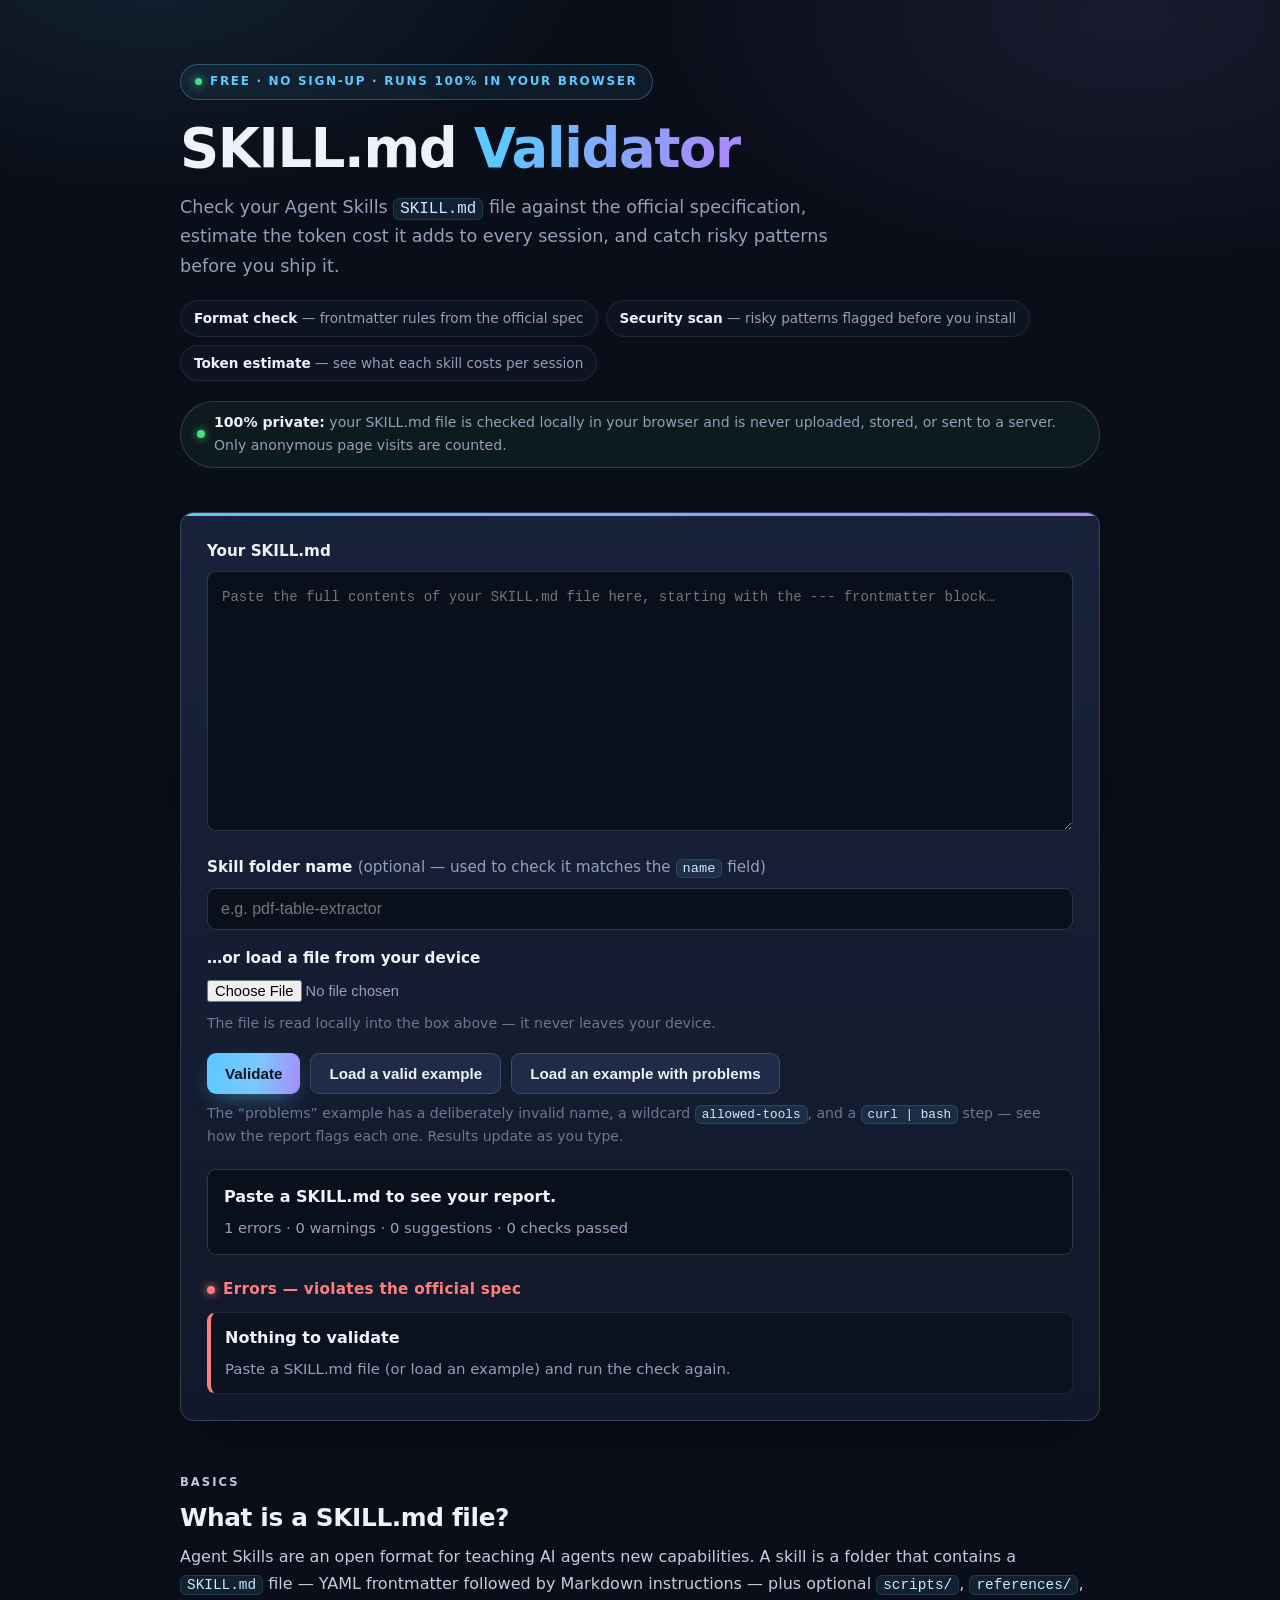
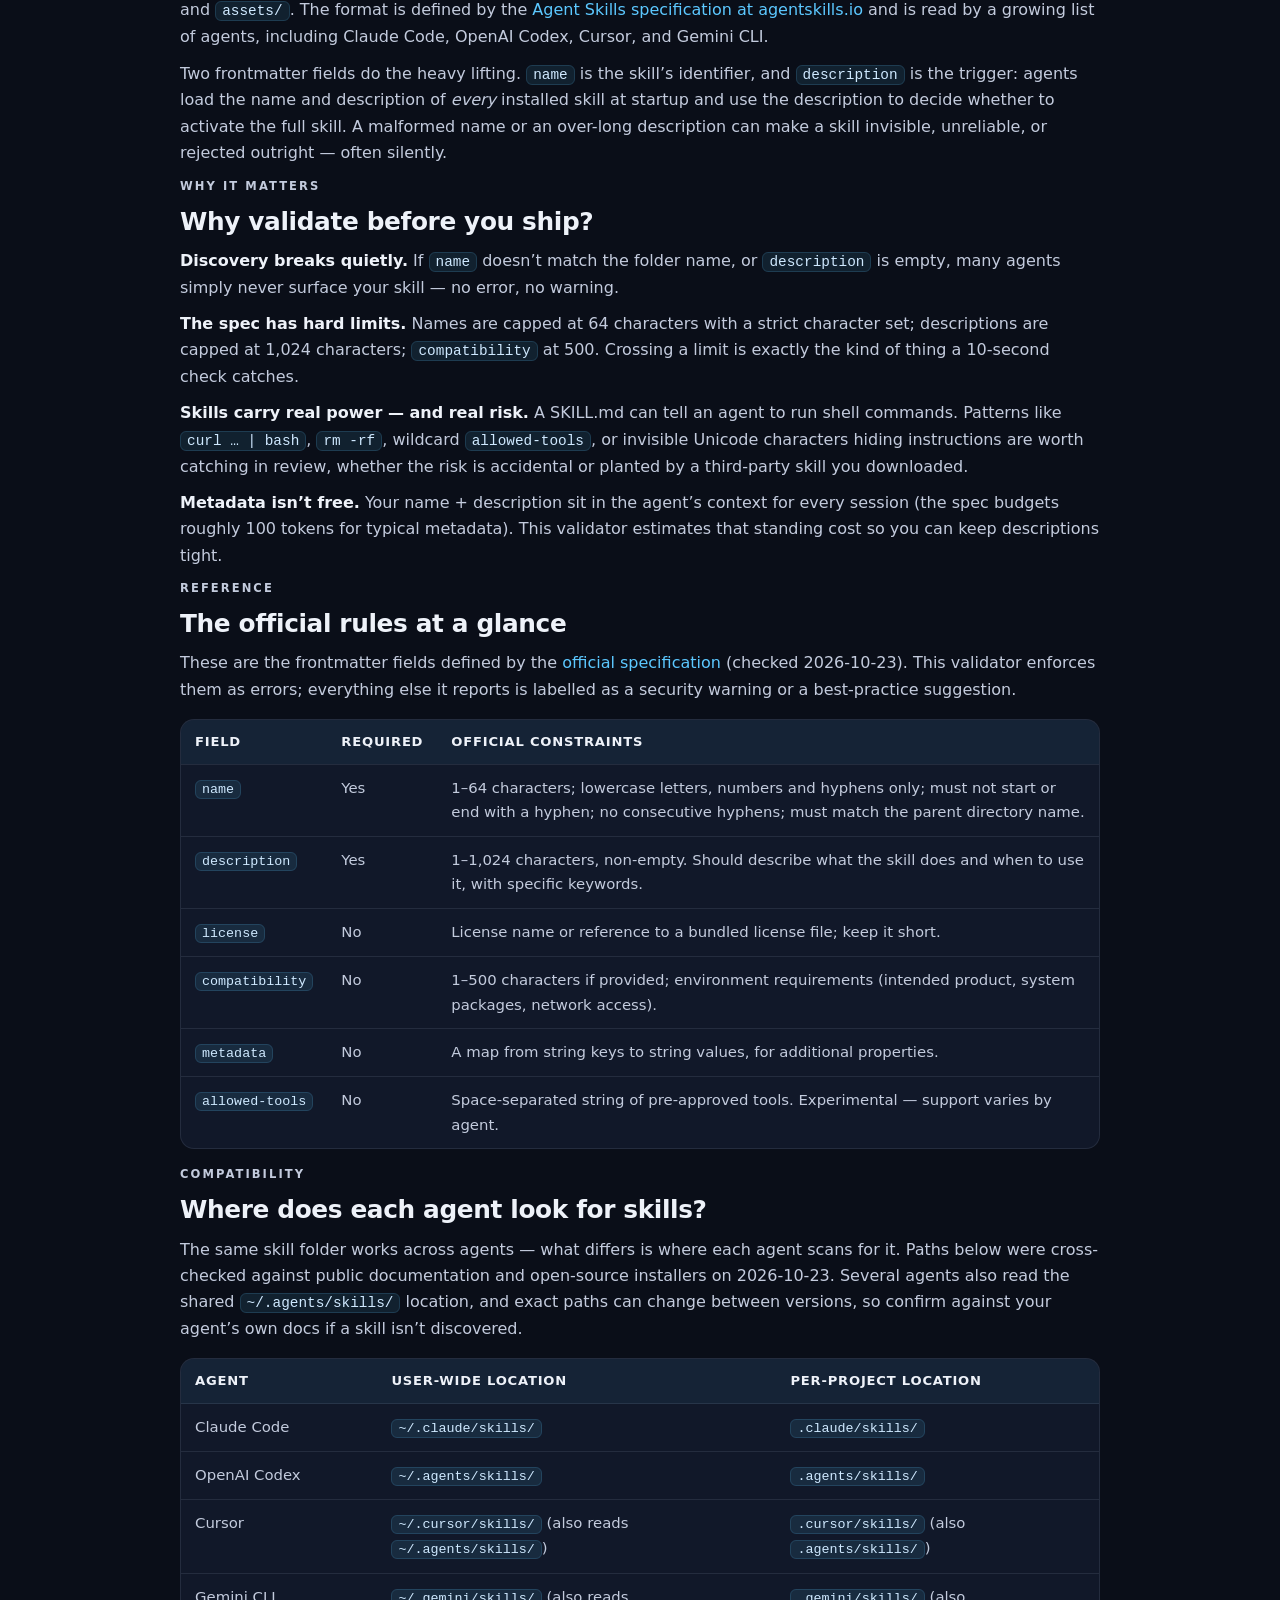
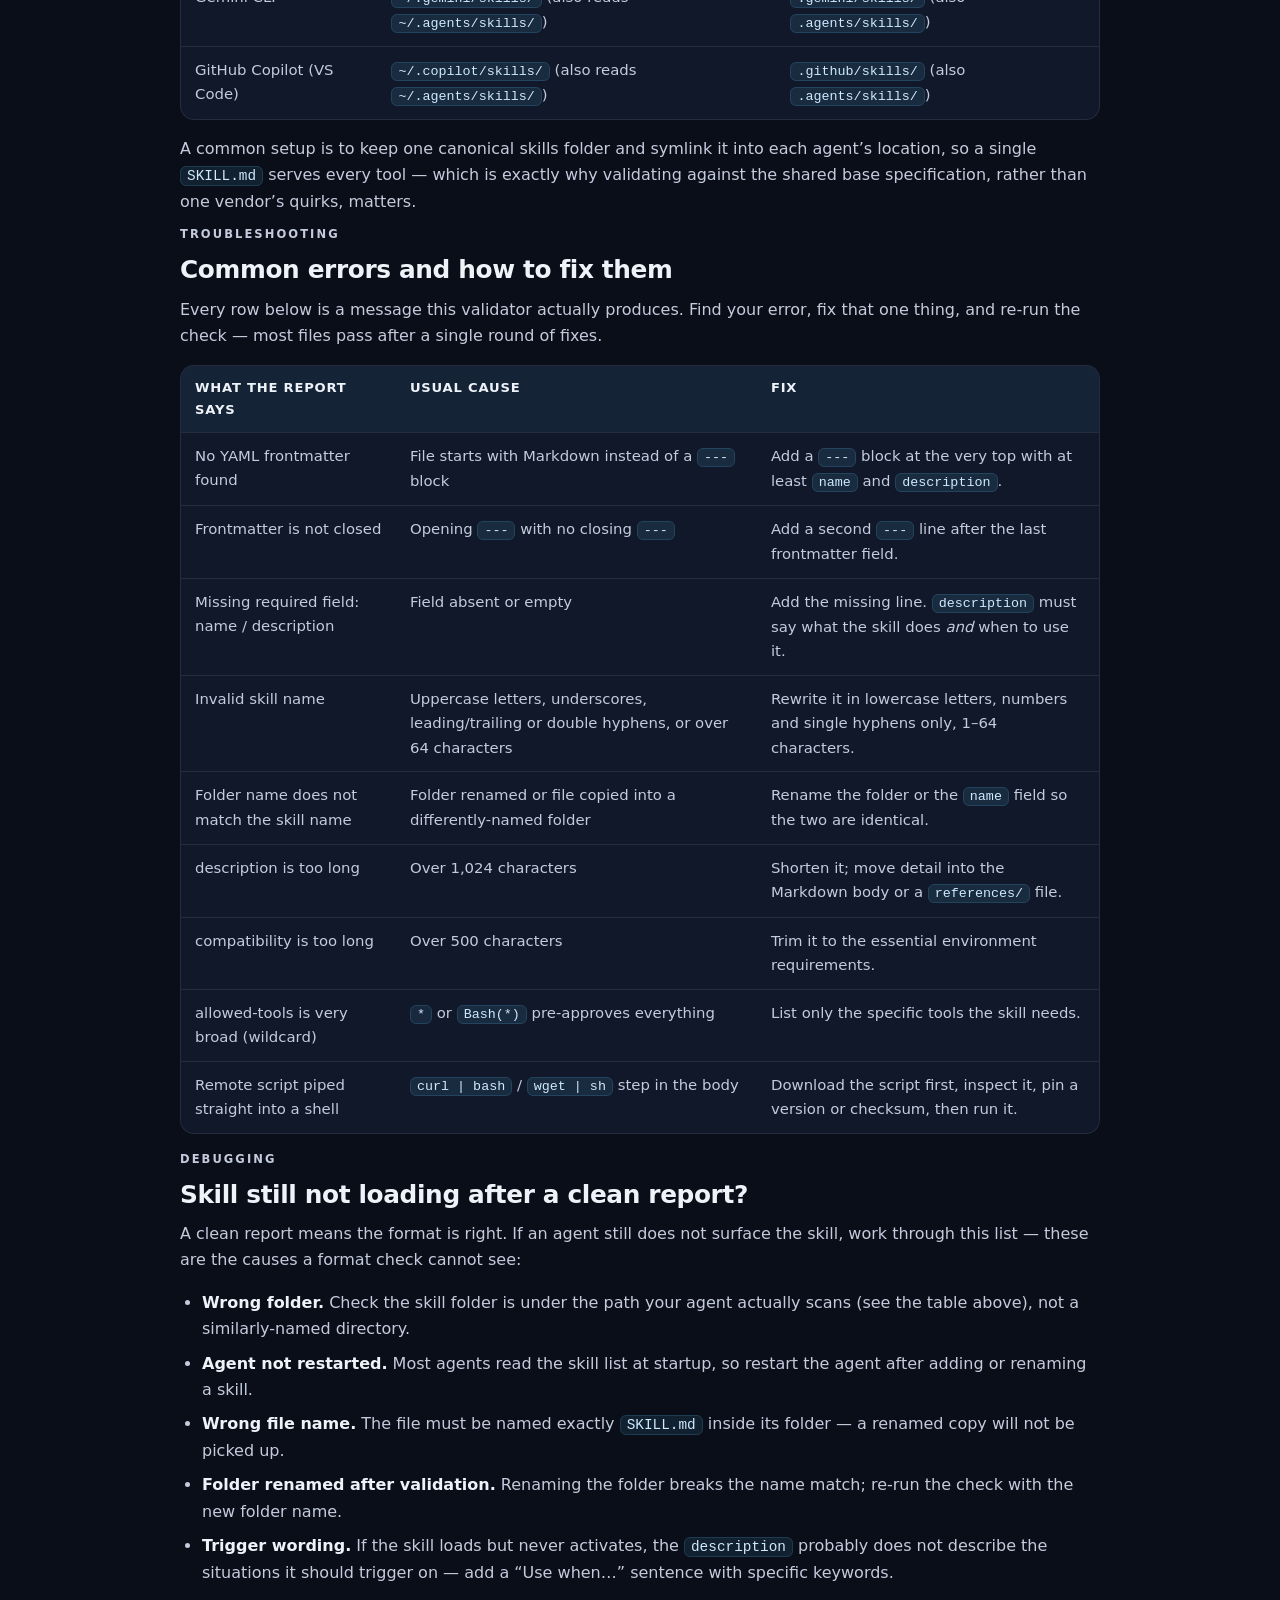
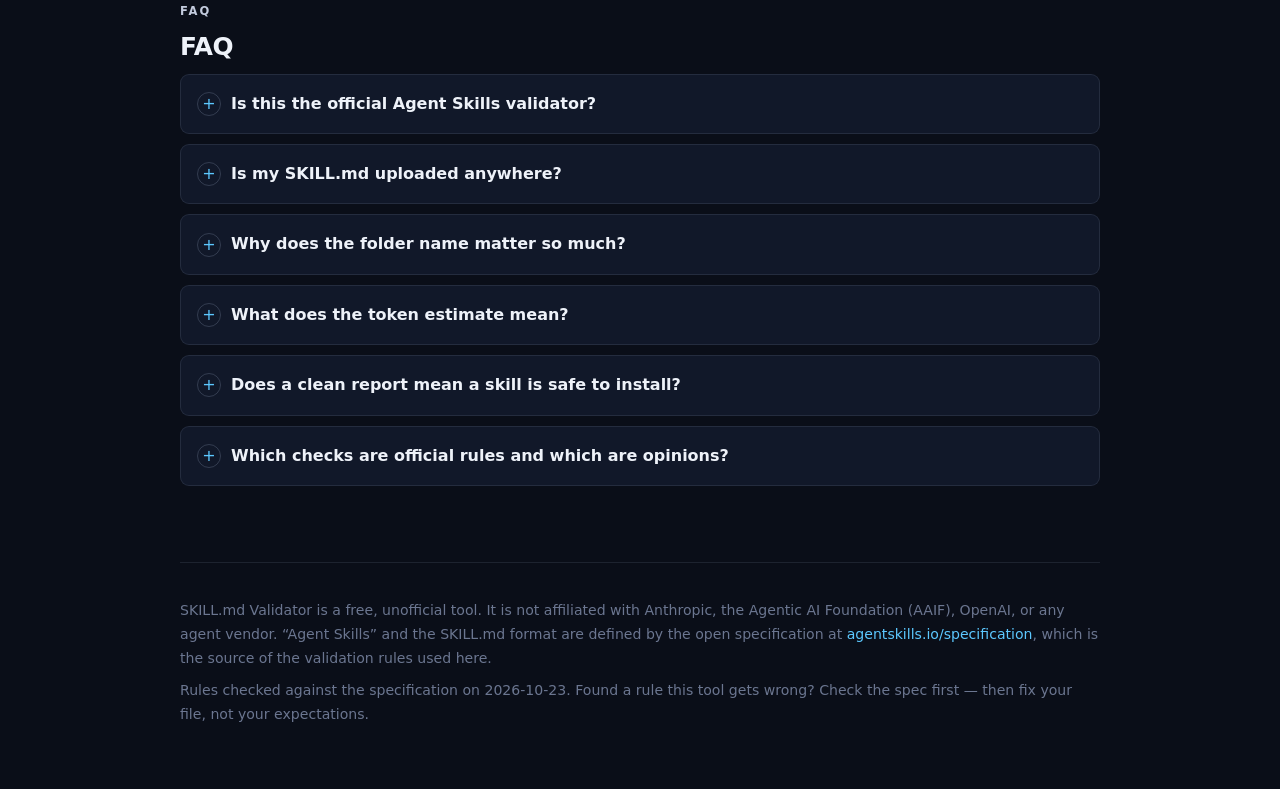
<file: index.html>
<!DOCTYPE html>
<html lang="en">
<head>
<meta charset="utf-8">
<meta name="viewport" content="width=device-width, initial-scale=1">
<title>SKILL.md Validator — Free Online Checker for Agent Skills Files</title>
<meta name="description" content="Free, private SKILL.md validator. Paste your Agent Skills SKILL.md file to check frontmatter, name and description rules against the official spec, estimate its standing token cost, and scan for risky patterns — all in your browser, nothing is uploaded.">
<!-- TODO(owner): replace the placeholder domain below with the real domain after launch. -->
<link rel="canonical" href="https://skillmdvalidator.com/">
<meta property="og:title" content="SKILL.md Validator — Free Online Checker for Agent Skills Files">
<meta property="og:description" content="Validate SKILL.md frontmatter against the official Agent Skills spec, estimate token cost, and scan for risky patterns. Free, no sign-up, runs 100% in your browser.">
<meta property="og:type" content="website">
<meta property="og:url" content="https://skillmdvalidator.com/">
<meta property="og:image" content="https://skillmdvalidator.com/og-image.png">
<meta property="og:image:width" content="1200">
<meta property="og:image:height" content="630">
<meta name="twitter:card" content="summary_large_image">
<meta name="twitter:image" content="https://skillmdvalidator.com/og-image.png">
<link rel="stylesheet" href="style.css">
<!-- Google tag (gtag.js) - page visits only; SKILL.md file contents are never sent. -->
<script async src="https://www.googletagmanager.com/gtag/js?id=G-309C665CHX"></script>
<script>
  window.dataLayer = window.dataLayer || [];
  function gtag(){dataLayer.push(arguments);}
  gtag('js', new Date());
  gtag('config', 'G-309C665CHX');
</script>
<script type="application/ld+json">
{
  "@context": "https://schema.org",
  "@graph": [
    {
      "@type": "WebSite",
      "name": "SKILL.md Validator",
      "url": "https://skillmdvalidator.com/",
      "description": "Free online SKILL.md validator and security checker for Agent Skills files. Runs 100% in the browser, nothing uploaded."
    },
    {
      "@type": "Organization",
      "name": "SKILL.md Validator",
      "url": "https://skillmdvalidator.com/"
    },
    {
      "@type": "SoftwareApplication",
      "name": "SKILL.md Validator",
      "applicationCategory": "DeveloperApplication",
      "operatingSystem": "Web browser",
      "url": "https://skillmdvalidator.com/",
      "offers": {"@type": "Offer", "price": "0", "priceCurrency": "USD"},
      "description": "Free, private SKILL.md validator: check frontmatter against the official Agent Skills spec, estimate token cost, and scan for risky patterns — all in your browser, nothing uploaded."
    },
    {
      "@type": "FAQPage",
      "mainEntity": [
        {
          "@type": "Question",
          "name": "Is this the official Agent Skills validator?",
          "acceptedAnswer": {"@type": "Answer", "text": "No. This is an independent, unofficial tool. The specification's own reference validator is the skills-ref library mentioned on agentskills.io. This page implements the published specification's frontmatter rules in JavaScript so you can check a file instantly in the browser, and adds clearly-labelled security heuristics and best-practice suggestions on top."}
        },
        {
          "@type": "Question",
          "name": "Is my SKILL.md uploaded anywhere?",
          "acceptedAnswer": {"@type": "Answer", "text": "No. All checking runs in JavaScript on this page, on your device. Your file contents are never uploaded, analyzed, or stored anywhere. Anonymous page visits are counted with Google Analytics; that counts visits only and never sees your file contents. You can even save this page and use it offline."}
        },
        {
          "@type": "Question",
          "name": "Why does the folder name matter so much?",
          "acceptedAnswer": {"@type": "Answer", "text": "Because the specification says the name field must match the parent directory name. It is one of the most common reasons a skill silently fails to load: someone renames the folder (or copies the file into a differently-named folder) and the agent can no longer reconcile the two. This validator checks it whenever you provide the folder name."}
        },
        {
          "@type": "Question",
          "name": "What does the token estimate mean?",
          "acceptedAnswer": {"@type": "Answer", "text": "Agents load every installed skill's name and description at startup, before deciding what to use. The estimate here is deliberately rough — total characters of name + description divided by 4 (a common approximation of ~4 characters per token for English text). Treat it as a budget signal, not an exact tokenizer count: if one skill costs several hundred tokens of standing context, its description is probably doing too much."}
        },
        {
          "@type": "Question",
          "name": "Does a clean report mean a skill is safe to install?",
          "acceptedAnswer": {"@type": "Answer", "text": "No. A clean report means the file follows the specification and none of this tool's known risky patterns were found. It is a first pass, not a security audit: a skill can be perfectly formatted and still tell an agent to do harmful things in plain language. Always read third-party skills in full before installing them, especially anything that runs shell commands."}
        },
        {
          "@type": "Question",
          "name": "Which checks are official rules and which are opinions?",
          "acceptedAnswer": {"@type": "Answer", "text": "Anything labelled an error comes straight from the official specification (missing or invalid name/description, unclosed frontmatter, folder-name mismatch, the 1,024-character description cap, the 500-character compatibility cap). Warnings are security heuristics (piped remote scripts, destructive commands, wildcard tool approvals, invisible characters). Suggestions are best practice — for example adding a 'Use when...' trigger sentence to the description. The full source list is in this project's README."}
        }
      ]
    }
  ]
}
</script>
</head>
<body>
<div class="wrap">

<header class="site">
  <span class="hero-badge"><span class="dot"></span>FREE · NO SIGN-UP · RUNS 100% IN YOUR BROWSER</span>
  <h1>SKILL.md <span class="grad">Validator</span></h1>
  <p class="tagline">Check your Agent Skills <code>SKILL.md</code> file against the official specification, estimate the token cost it adds to every session, and catch risky patterns before you ship it.</p>
  <ul class="hero-points">
    <li><b>Format check</b> — frontmatter rules from the official spec</li>
    <li><b>Security scan</b> — risky patterns flagged before you install</li>
    <li><b>Token estimate</b> — see what each skill costs per session</li>
  </ul>
  <span class="privacy-note"><span class="lock-dot"></span><span><strong>100% private:</strong> your SKILL.md file is checked locally in your browser and is never uploaded, stored, or sent to a server. Only anonymous page visits are counted.</span></span>
</header>

<main>
  <section class="tool" aria-label="SKILL.md validator tool">
    <label for="skill-input">Your SKILL.md</label>
    <textarea id="skill-input" spellcheck="false" placeholder="Paste the full contents of your SKILL.md file here, starting with the --- frontmatter block…"></textarea>

    <label for="folder-input">Skill folder name <span style="font-weight:400;color:var(--muted)">(optional — used to check it matches the <code>name</code> field)</span></label>
    <input type="text" id="folder-input" placeholder="e.g. pdf-table-extractor" autocomplete="off">

    <label for="file-input">…or load a file from your device</label>
    <input type="file" id="file-input" accept=".md,.markdown,.txt,text/markdown,text/plain">
    <p class="hint">The file is read locally into the box above — it never leaves your device.</p>

    <div class="btn-row">
      <button type="button" class="primary" id="validate-btn">Validate</button>
      <button type="button" id="load-valid">Load a valid example</button>
      <button type="button" id="load-flawed">Load an example with problems</button>
    </div>
    <p class="hint">The “problems” example has a deliberately invalid name, a wildcard <code>allowed-tools</code>, and a <code>curl | bash</code> step — see how the report flags each one. Results update as you type.</p>

    <div id="report" aria-live="polite"></div>
  </section>

  <section class="content">
    <p class="eyebrow">BASICS</p>
    <h2>What is a SKILL.md file?</h2>
    <p>Agent Skills are an open format for teaching AI agents new capabilities. A skill is a folder that contains a <code>SKILL.md</code> file — YAML frontmatter followed by Markdown instructions — plus optional <code>scripts/</code>, <code>references/</code>, and <code>assets/</code>. The format is defined by the <a href="https://agentskills.io/specification" rel="noopener">Agent Skills specification at agentskills.io</a> and is read by a growing list of agents, including Claude Code, OpenAI Codex, Cursor, and Gemini CLI.</p>
    <p>Two frontmatter fields do the heavy lifting. <code>name</code> is the skill’s identifier, and <code>description</code> is the trigger: agents load the name and description of <em>every</em> installed skill at startup and use the description to decide whether to activate the full skill. A malformed name or an over-long description can make a skill invisible, unreliable, or rejected outright — often silently.</p>

    <p class="eyebrow">WHY IT MATTERS</p>
    <h2>Why validate before you ship?</h2>
    <p><strong>Discovery breaks quietly.</strong> If <code>name</code> doesn’t match the folder name, or <code>description</code> is empty, many agents simply never surface your skill — no error, no warning.</p>
    <p><strong>The spec has hard limits.</strong> Names are capped at 64 characters with a strict character set; descriptions are capped at 1,024 characters; <code>compatibility</code> at 500. Crossing a limit is exactly the kind of thing a 10-second check catches.</p>
    <p><strong>Skills carry real power — and real risk.</strong> A SKILL.md can tell an agent to run shell commands. Patterns like <code>curl … | bash</code>, <code>rm -rf</code>, wildcard <code>allowed-tools</code>, or invisible Unicode characters hiding instructions are worth catching in review, whether the risk is accidental or planted by a third-party skill you downloaded.</p>
    <p><strong>Metadata isn’t free.</strong> Your name + description sit in the agent’s context for every session (the spec budgets roughly 100 tokens for typical metadata). This validator estimates that standing cost so you can keep descriptions tight.</p>

    <p class="eyebrow">REFERENCE</p>
    <h2>The official rules at a glance</h2>
    <p>These are the frontmatter fields defined by the <a href="https://agentskills.io/specification" rel="noopener">official specification</a> (checked 2026-10-23). This validator enforces them as errors; everything else it reports is labelled as a security warning or a best-practice suggestion.</p>
    <div class="table-card"><div class="table-scroll"><table>
      <thead><tr><th>Field</th><th>Required</th><th>Official constraints</th></tr></thead>
      <tbody>
        <tr><td><code>name</code></td><td>Yes</td><td>1–64 characters; lowercase letters, numbers and hyphens only; must not start or end with a hyphen; no consecutive hyphens; must match the parent directory name.</td></tr>
        <tr><td><code>description</code></td><td>Yes</td><td>1–1,024 characters, non-empty. Should describe what the skill does and when to use it, with specific keywords.</td></tr>
        <tr><td><code>license</code></td><td>No</td><td>License name or reference to a bundled license file; keep it short.</td></tr>
        <tr><td><code>compatibility</code></td><td>No</td><td>1–500 characters if provided; environment requirements (intended product, system packages, network access).</td></tr>
        <tr><td><code>metadata</code></td><td>No</td><td>A map from string keys to string values, for additional properties.</td></tr>
        <tr><td><code>allowed-tools</code></td><td>No</td><td>Space-separated string of pre-approved tools. Experimental — support varies by agent.</td></tr>
      </tbody>
    </table></div></div>

    <p class="eyebrow">COMPATIBILITY</p>
    <h2>Where does each agent look for skills?</h2>
    <p>The same skill folder works across agents — what differs is where each agent scans for it. Paths below were cross-checked against public documentation and open-source installers on 2026-10-23. Several agents also read the shared <code>~/.agents/skills/</code> location, and exact paths can change between versions, so confirm against your agent’s own docs if a skill isn’t discovered.</p>
    <div class="table-card"><div class="table-scroll"><table>
      <thead><tr><th>Agent</th><th>User-wide location</th><th>Per-project location</th></tr></thead>
      <tbody>
        <tr><td>Claude Code</td><td><code>~/.claude/skills/</code></td><td><code>.claude/skills/</code></td></tr>
        <tr><td>OpenAI Codex</td><td><code>~/.agents/skills/</code></td><td><code>.agents/skills/</code></td></tr>
        <tr><td>Cursor</td><td><code>~/.cursor/skills/</code> (also reads <code>~/.agents/skills/</code>)</td><td><code>.cursor/skills/</code> (also <code>.agents/skills/</code>)</td></tr>
        <tr><td>Gemini CLI</td><td><code>~/.gemini/skills/</code> (also reads <code>~/.agents/skills/</code>)</td><td><code>.gemini/skills/</code> (also <code>.agents/skills/</code>)</td></tr>
        <tr><td>GitHub Copilot (VS Code)</td><td><code>~/.copilot/skills/</code> (also reads <code>~/.agents/skills/</code>)</td><td><code>.github/skills/</code> (also <code>.agents/skills/</code>)</td></tr>
      </tbody>
    </table></div></div>
    <p>A common setup is to keep one canonical skills folder and symlink it into each agent’s location, so a single <code>SKILL.md</code> serves every tool — which is exactly why validating against the shared base specification, rather than one vendor’s quirks, matters.</p>

    <p class="eyebrow">TROUBLESHOOTING</p>
    <h2>Common errors and how to fix them</h2>
    <p>Every row below is a message this validator actually produces. Find your error, fix that one thing, and re-run the check — most files pass after a single round of fixes.</p>
    <div class="table-card"><div class="table-scroll"><table>
      <thead><tr><th>What the report says</th><th>Usual cause</th><th>Fix</th></tr></thead>
      <tbody>
        <tr><td>No YAML frontmatter found</td><td>File starts with Markdown instead of a <code>---</code> block</td><td>Add a <code>---</code> block at the very top with at least <code>name</code> and <code>description</code>.</td></tr>
        <tr><td>Frontmatter is not closed</td><td>Opening <code>---</code> with no closing <code>---</code></td><td>Add a second <code>---</code> line after the last frontmatter field.</td></tr>
        <tr><td>Missing required field: name / description</td><td>Field absent or empty</td><td>Add the missing line. <code>description</code> must say what the skill does <em>and</em> when to use it.</td></tr>
        <tr><td>Invalid skill name</td><td>Uppercase letters, underscores, leading/trailing or double hyphens, or over 64 characters</td><td>Rewrite it in lowercase letters, numbers and single hyphens only, 1–64 characters.</td></tr>
        <tr><td>Folder name does not match the skill name</td><td>Folder renamed or file copied into a differently-named folder</td><td>Rename the folder or the <code>name</code> field so the two are identical.</td></tr>
        <tr><td>description is too long</td><td>Over 1,024 characters</td><td>Shorten it; move detail into the Markdown body or a <code>references/</code> file.</td></tr>
        <tr><td>compatibility is too long</td><td>Over 500 characters</td><td>Trim it to the essential environment requirements.</td></tr>
        <tr><td>allowed-tools is very broad (wildcard)</td><td><code>*</code> or <code>Bash(*)</code> pre-approves everything</td><td>List only the specific tools the skill needs.</td></tr>
        <tr><td>Remote script piped straight into a shell</td><td><code>curl | bash</code> / <code>wget | sh</code> step in the body</td><td>Download the script first, inspect it, pin a version or checksum, then run it.</td></tr>
      </tbody>
    </table></div></div>

    <p class="eyebrow">DEBUGGING</p>
    <h2>Skill still not loading after a clean report?</h2>
    <p>A clean report means the format is right. If an agent still does not surface the skill, work through this list — these are the causes a format check cannot see:</p>
    <ul>
      <li><strong>Wrong folder.</strong> Check the skill folder is under the path your agent actually scans (see the table above), not a similarly-named directory.</li>
      <li><strong>Agent not restarted.</strong> Most agents read the skill list at startup, so restart the agent after adding or renaming a skill.</li>
      <li><strong>Wrong file name.</strong> The file must be named exactly <code>SKILL.md</code> inside its folder — a renamed copy will not be picked up.</li>
      <li><strong>Folder renamed after validation.</strong> Renaming the folder breaks the name match; re-run the check with the new folder name.</li>
      <li><strong>Trigger wording.</strong> If the skill loads but never activates, the <code>description</code> probably does not describe the situations it should trigger on — add a “Use when…” sentence with specific keywords.</li>
    </ul>

    <p class="eyebrow">FAQ</p>
    <h2>FAQ</h2>
    <details>
      <summary>Is this the official Agent Skills validator?</summary>
      <p>No. This is an independent, unofficial tool. The specification’s own reference validator is the <code>skills-ref</code> library mentioned on agentskills.io. This page implements the published specification’s frontmatter rules in JavaScript so you can check a file instantly in the browser, and adds clearly-labelled security heuristics and best-practice suggestions on top.</p>
    </details>
    <details>
      <summary>Is my SKILL.md uploaded anywhere?</summary>
      <p>No. All checking runs in JavaScript on this page, on your device. Your file contents are never uploaded, analyzed, or stored anywhere. Anonymous page visits are counted with Google Analytics; that counts visits only and never sees your file contents. You can even save this page and use it offline.</p>
    </details>
    <details>
      <summary>Why does the folder name matter so much?</summary>
      <p>Because the specification says the <code>name</code> field must match the parent directory name. It is one of the most common reasons a skill silently fails to load: someone renames the folder (or copies the file into a differently-named folder) and the agent can no longer reconcile the two. This validator checks it whenever you provide the folder name.</p>
    </details>
    <details>
      <summary>What does the token estimate mean?</summary>
      <p>Agents load every installed skill’s <code>name</code> and <code>description</code> at startup, before deciding what to use. The estimate here is deliberately rough — total characters of name + description divided by 4 (a common approximation of ~4 characters per token for English text). Treat it as a budget signal, not an exact tokenizer count: if one skill costs several hundred tokens of standing context, its description is probably doing too much.</p>
    </details>
    <details>
      <summary>Does a clean report mean a skill is safe to install?</summary>
      <p>No. A clean report means the file follows the specification and none of this tool’s known risky patterns were found. It is a first pass, not a security audit: a skill can be perfectly formatted and still tell an agent to do harmful things in plain language. Always read third-party skills in full before installing them, especially anything that runs shell commands.</p>
    </details>
    <details>
      <summary>Which checks are official rules and which are opinions?</summary>
      <p>Anything labelled an <strong>error</strong> comes straight from the official specification (missing or invalid name/description, unclosed frontmatter, folder-name mismatch, the 1,024-character description cap, the 500-character compatibility cap). <strong>Warnings</strong> are security heuristics (piped remote scripts, destructive commands, wildcard tool approvals, invisible characters). <strong>Suggestions</strong> are best practice — for example adding a “Use when…” trigger sentence to the description. The full source list is in this project’s README.</p>
    </details>
  </section>
</main>

<footer class="site">
  <p>SKILL.md Validator is a free, unofficial tool. It is not affiliated with Anthropic, the Agentic AI Foundation (AAIF), OpenAI, or any agent vendor. “Agent Skills” and the SKILL.md format are defined by the open specification at <a href="https://agentskills.io/specification" rel="noopener">agentskills.io/specification</a>, which is the source of the validation rules used here.</p>
  <p>Rules checked against the specification on 2026-10-23. Found a rule this tool gets wrong? Check the spec first — then fix your file, not your expectations.</p>
</footer>

</div>
<script src="app.js"></script>
</body>
</html>
</file>
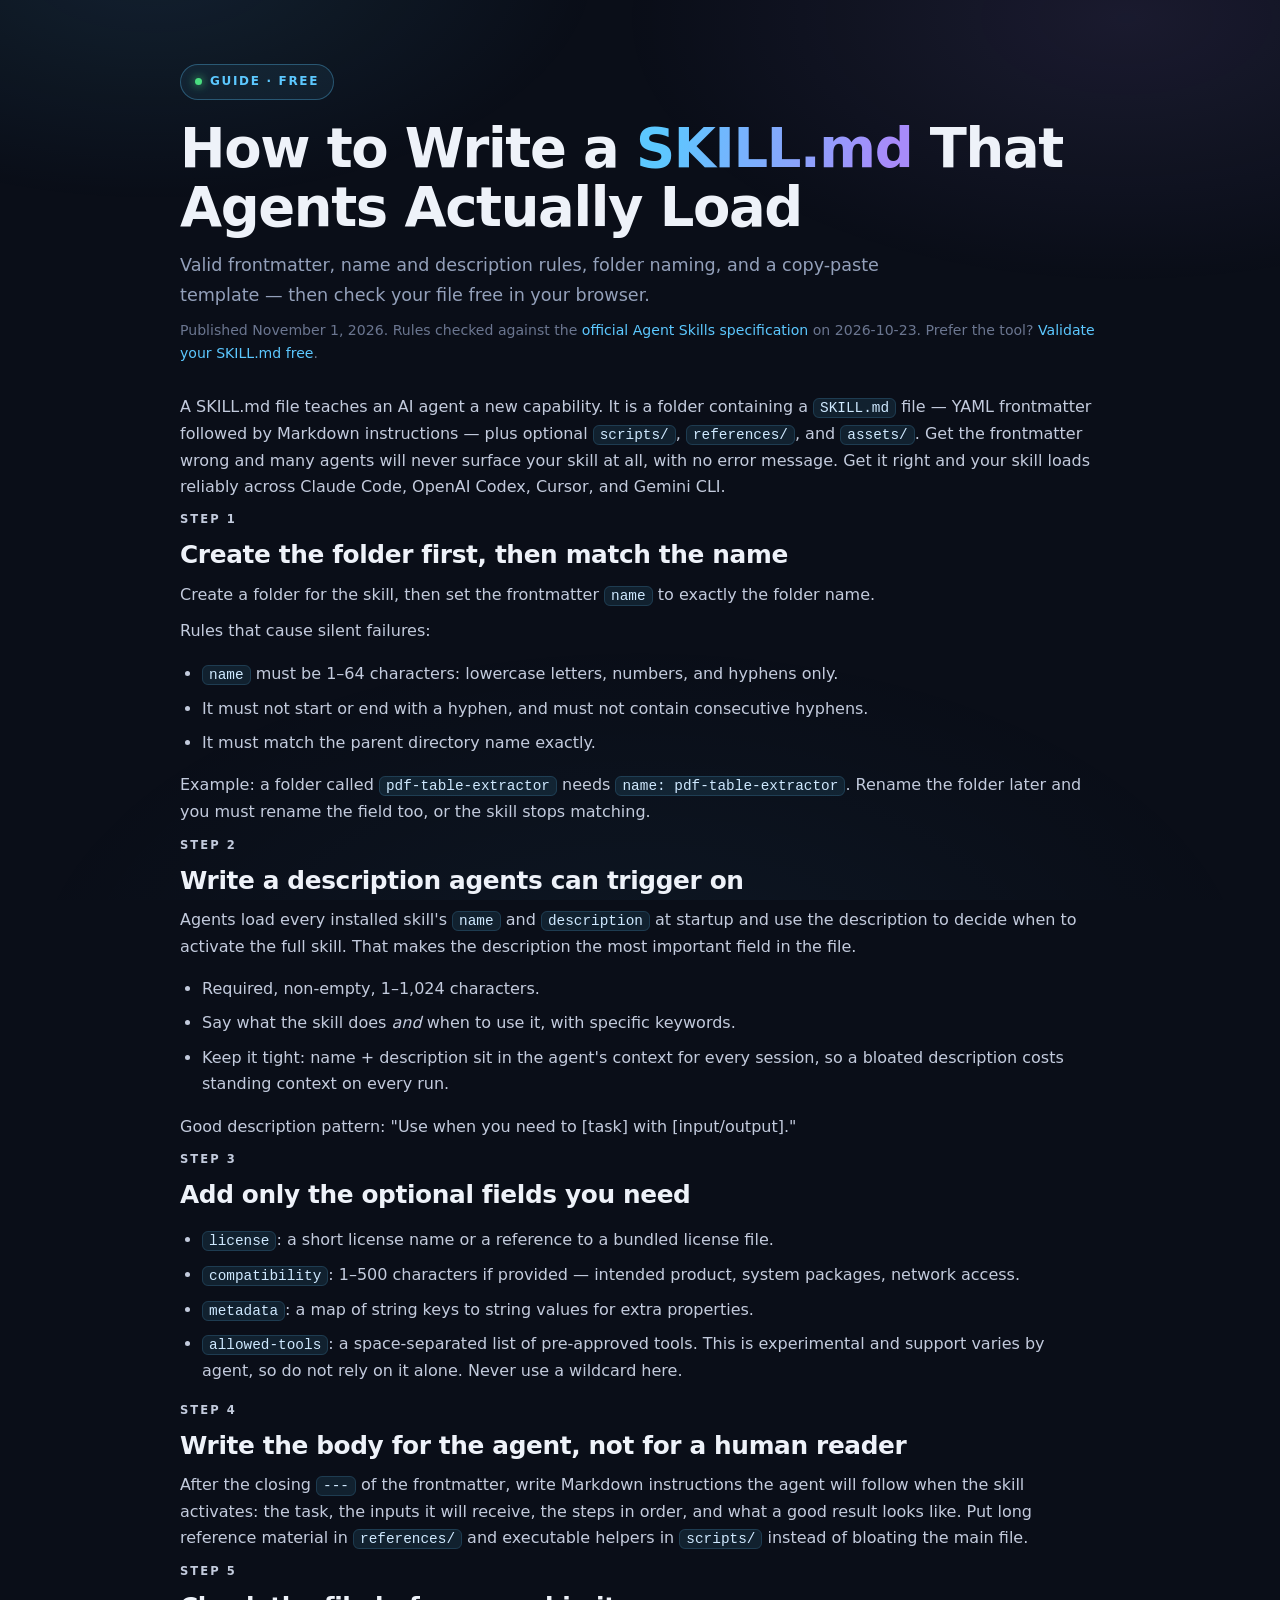
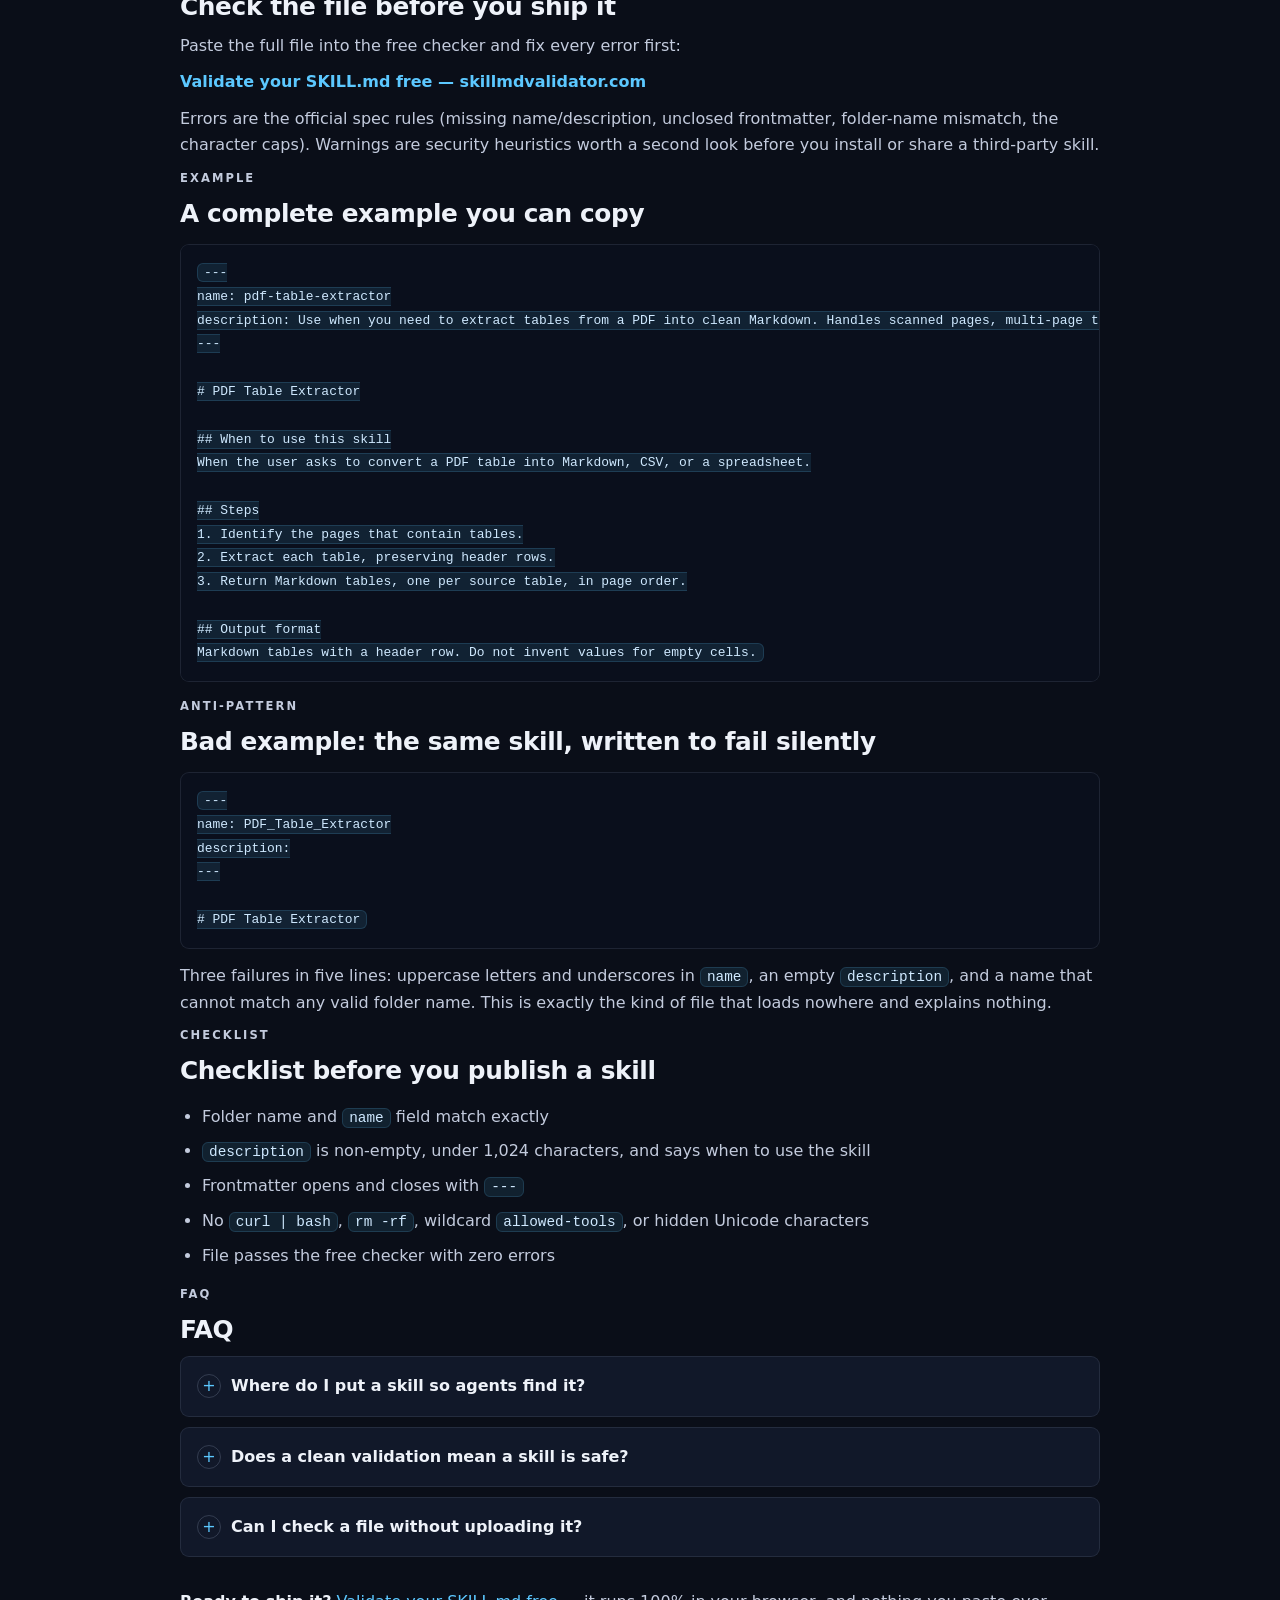
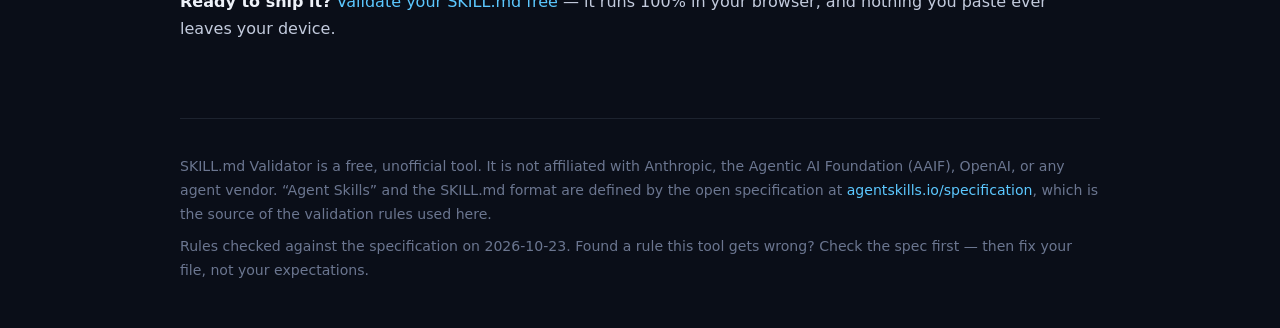
<file: how-to-write-a-skill-md.html>
<!DOCTYPE html>
<html lang="en">
<head>
<meta charset="utf-8">
<meta name="viewport" content="width=device-width, initial-scale=1">
<title>How to Write a SKILL.md That Agents Actually Load (2026 Guide)</title>
<meta name="description" content="Learn how to write a SKILL.md file that agents actually load: valid frontmatter, name and description rules, folder naming, and a copy-paste template — then check it free in your browser.">
<link rel="canonical" href="https://skillmdvalidator.com/how-to-write-a-skill-md.html">
<meta property="og:title" content="How to Write a SKILL.md That Agents Actually Load (2026 Guide)">
<meta property="og:description" content="Valid frontmatter, name and description rules, folder naming, and a copy-paste template — then check your SKILL.md free in your browser.">
<meta property="og:type" content="article">
<meta property="og:url" content="https://skillmdvalidator.com/how-to-write-a-skill-md.html">
<meta property="og:image" content="https://skillmdvalidator.com/og-image.png">
<meta property="og:image:width" content="1200">
<meta property="og:image:height" content="630">
<meta name="twitter:card" content="summary_large_image">
<meta name="twitter:image" content="https://skillmdvalidator.com/og-image.png">
<link rel="stylesheet" href="style.css">
<!-- Google tag (gtag.js) - page visits only; SKILL.md file contents are never sent. -->
<script async src="https://www.googletagmanager.com/gtag/js?id=G-309C665CHX"></script>
<script>
  window.dataLayer = window.dataLayer || [];
  function gtag(){dataLayer.push(arguments);}
  gtag('js', new Date());
  gtag('config', 'G-309C665CHX');
</script>
</head>
<body>
<div class="wrap">

<header class="site">
  <span class="hero-badge"><span class="dot"></span>GUIDE · FREE</span>
  <h1>How to Write a <span class="grad">SKILL.md</span> That Agents Actually Load</h1>
  <p class="tagline">Valid frontmatter, name and description rules, folder naming, and a copy-paste template — then check your file free in your browser.</p>
  <p class="hint">Published November 1, 2026. Rules checked against the <a href="https://agentskills.io/specification" rel="noopener">official Agent Skills specification</a> on 2026-10-23. Prefer the tool? <a href="/">Validate your SKILL.md free</a>.</p>
</header>

<main>
  <section class="content">
    <p>A SKILL.md file teaches an AI agent a new capability. It is a folder containing a <code>SKILL.md</code> file — YAML frontmatter followed by Markdown instructions — plus optional <code>scripts/</code>, <code>references/</code>, and <code>assets/</code>. Get the frontmatter wrong and many agents will never surface your skill at all, with no error message. Get it right and your skill loads reliably across Claude Code, OpenAI Codex, Cursor, and Gemini CLI.</p>

    <p class="eyebrow">STEP 1</p>
    <h2>Create the folder first, then match the name</h2>
    <p>Create a folder for the skill, then set the frontmatter <code>name</code> to exactly the folder name.</p>
    <p>Rules that cause silent failures:</p>
    <ul>
      <li><code>name</code> must be 1–64 characters: lowercase letters, numbers, and hyphens only.</li>
      <li>It must not start or end with a hyphen, and must not contain consecutive hyphens.</li>
      <li>It must match the parent directory name exactly.</li>
    </ul>
    <p>Example: a folder called <code>pdf-table-extractor</code> needs <code>name: pdf-table-extractor</code>. Rename the folder later and you must rename the field too, or the skill stops matching.</p>

    <p class="eyebrow">STEP 2</p>
    <h2>Write a description agents can trigger on</h2>
    <p>Agents load every installed skill's <code>name</code> and <code>description</code> at startup and use the description to decide when to activate the full skill. That makes the description the most important field in the file.</p>
    <ul>
      <li>Required, non-empty, 1–1,024 characters.</li>
      <li>Say what the skill does <em>and</em> when to use it, with specific keywords.</li>
      <li>Keep it tight: name + description sit in the agent's context for every session, so a bloated description costs standing context on every run.</li>
    </ul>
    <p>Good description pattern: "Use when you need to [task] with [input/output]."</p>

    <p class="eyebrow">STEP 3</p>
    <h2>Add only the optional fields you need</h2>
    <ul>
      <li><code>license</code>: a short license name or a reference to a bundled license file.</li>
      <li><code>compatibility</code>: 1–500 characters if provided — intended product, system packages, network access.</li>
      <li><code>metadata</code>: a map of string keys to string values for extra properties.</li>
      <li><code>allowed-tools</code>: a space-separated list of pre-approved tools. This is experimental and support varies by agent, so do not rely on it alone. Never use a wildcard here.</li>
    </ul>

    <p class="eyebrow">STEP 4</p>
    <h2>Write the body for the agent, not for a human reader</h2>
    <p>After the closing <code>---</code> of the frontmatter, write Markdown instructions the agent will follow when the skill activates: the task, the inputs it will receive, the steps in order, and what a good result looks like. Put long reference material in <code>references/</code> and executable helpers in <code>scripts/</code> instead of bloating the main file.</p>

    <p class="eyebrow">STEP 5</p>
    <h2>Check the file before you ship it</h2>
    <p>Paste the full file into the free checker and fix every error first:</p>
    <p><strong><a href="/">Validate your SKILL.md free — skillmdvalidator.com</a></strong></p>
    <p>Errors are the official spec rules (missing name/description, unclosed frontmatter, folder-name mismatch, the character caps). Warnings are security heuristics worth a second look before you install or share a third-party skill.</p>

    <p class="eyebrow">EXAMPLE</p>
    <h2>A complete example you can copy</h2>
<pre><code>---
name: pdf-table-extractor
description: Use when you need to extract tables from a PDF into clean Markdown. Handles scanned pages, multi-page tables, and merged header cells.
---

# PDF Table Extractor

## When to use this skill
When the user asks to convert a PDF table into Markdown, CSV, or a spreadsheet.

## Steps
1. Identify the pages that contain tables.
2. Extract each table, preserving header rows.
3. Return Markdown tables, one per source table, in page order.

## Output format
Markdown tables with a header row. Do not invent values for empty cells.
</code></pre>

    <p class="eyebrow">ANTI-PATTERN</p>
    <h2>Bad example: the same skill, written to fail silently</h2>
<pre><code>---
name: PDF_Table_Extractor
description:
---

# PDF Table Extractor
</code></pre>
    <p>Three failures in five lines: uppercase letters and underscores in <code>name</code>, an empty <code>description</code>, and a name that cannot match any valid folder name. This is exactly the kind of file that loads nowhere and explains nothing.</p>

    <p class="eyebrow">CHECKLIST</p>
    <h2>Checklist before you publish a skill</h2>
    <ul>
      <li>Folder name and <code>name</code> field match exactly</li>
      <li><code>description</code> is non-empty, under 1,024 characters, and says when to use the skill</li>
      <li>Frontmatter opens and closes with <code>---</code></li>
      <li>No <code>curl | bash</code>, <code>rm -rf</code>, wildcard <code>allowed-tools</code>, or hidden Unicode characters</li>
      <li>File passes the free checker with zero errors</li>
    </ul>

    <p class="eyebrow">FAQ</p>
    <h2>FAQ</h2>
    <details>
      <summary>Where do I put a skill so agents find it?</summary>
      <p>Paths differ by agent (for example <code>~/.claude/skills/</code> for Claude Code and <code>~/.agents/skills/</code> as a shared location), but the file format is the same. Several agents also read the shared <code>~/.agents/skills/</code> location.</p>
    </details>
    <details>
      <summary>Does a clean validation mean a skill is safe?</summary>
      <p>No. A clean report means the format follows the spec and none of the checker's known risky patterns were found. It is a first pass, not a security audit — always read a third-party skill in full before installing it.</p>
    </details>
    <details>
      <summary>Can I check a file without uploading it?</summary>
      <p>Yes. The checker on skillmdvalidator.com runs entirely in your browser. Your file contents are never uploaded, analyzed, or stored; only anonymous page visits are counted.</p>
    </details>

    <p style="margin-top:2rem"><strong>Ready to ship it?</strong> <a href="/">Validate your SKILL.md free</a> — it runs 100% in your browser, and nothing you paste ever leaves your device.</p>
  </section>
</main>

<footer class="site">
  <p>SKILL.md Validator is a free, unofficial tool. It is not affiliated with Anthropic, the Agentic AI Foundation (AAIF), OpenAI, or any agent vendor. “Agent Skills” and the SKILL.md format are defined by the open specification at <a href="https://agentskills.io/specification" rel="noopener">agentskills.io/specification</a>, which is the source of the validation rules used here.</p>
  <p>Rules checked against the specification on 2026-10-23. Found a rule this tool gets wrong? Check the spec first — then fix your file, not your expectations.</p>
</footer>

</div>
</body>
</html>
</file>
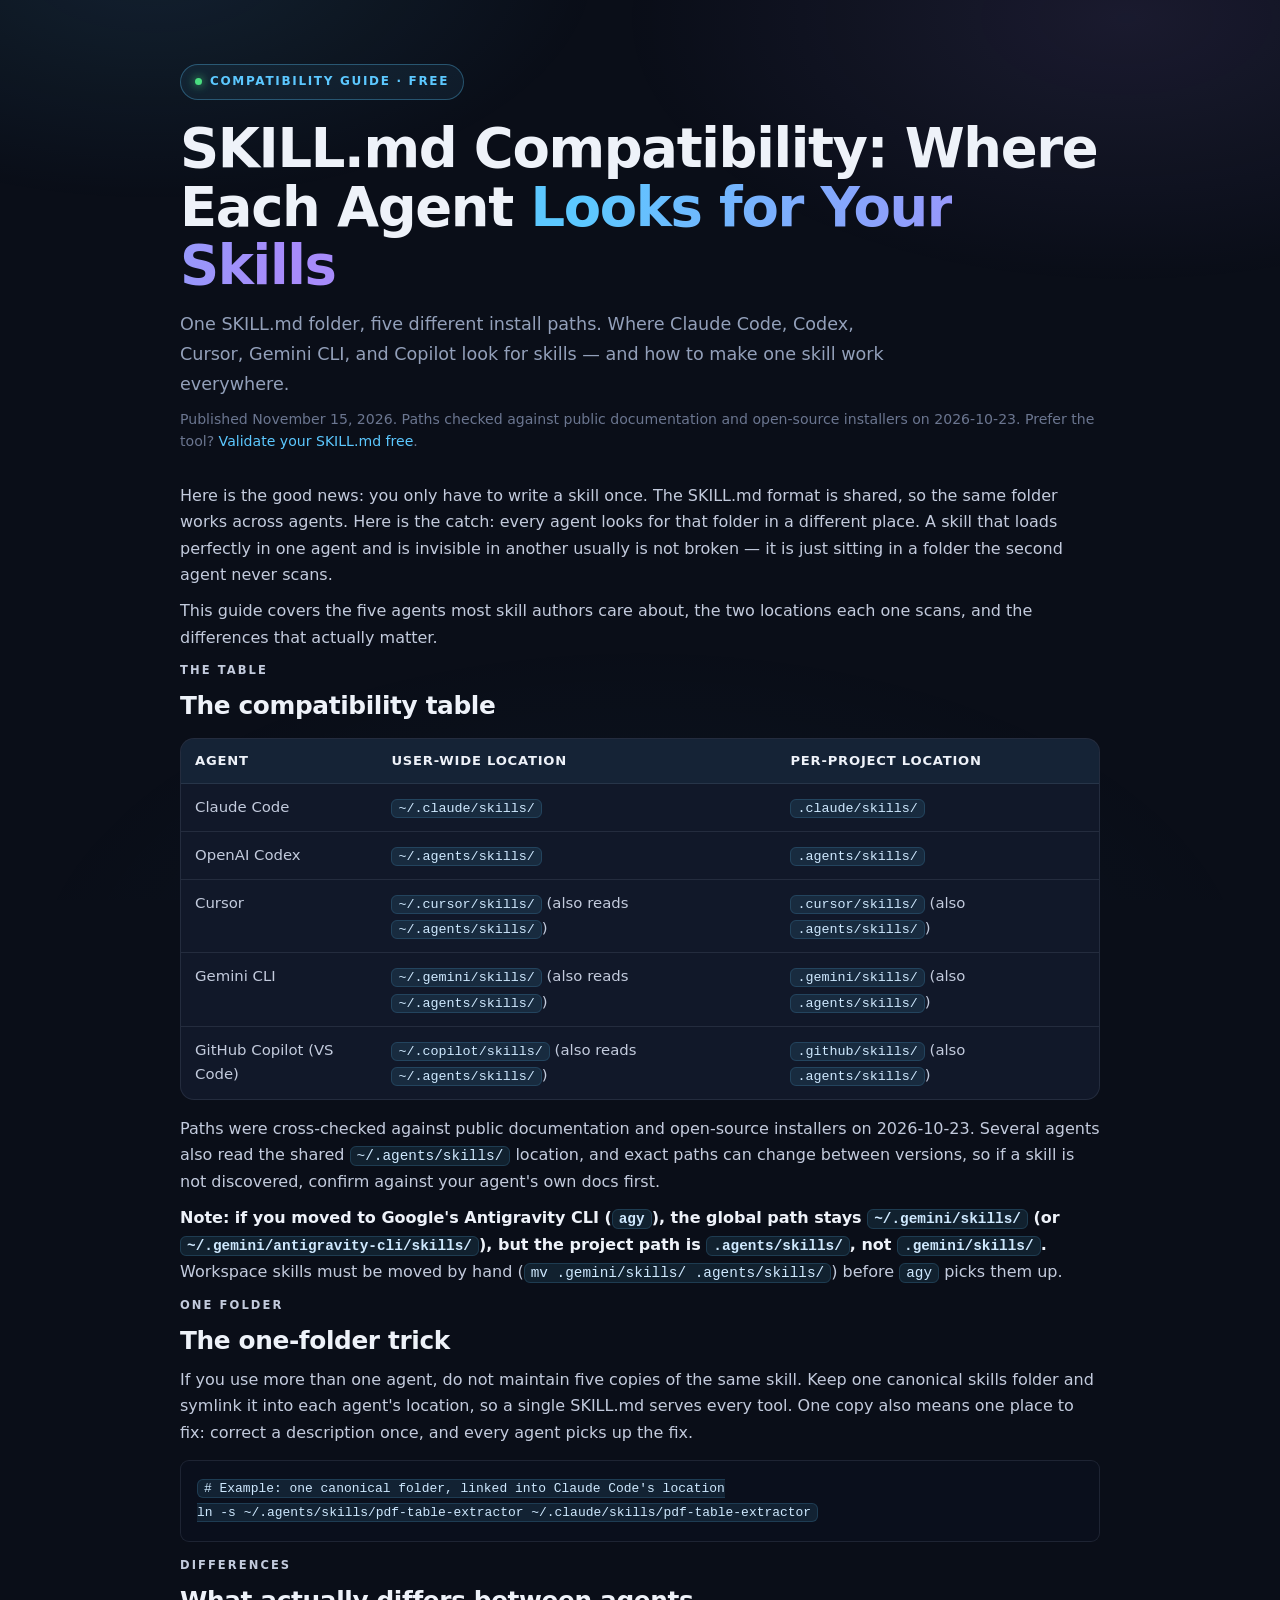
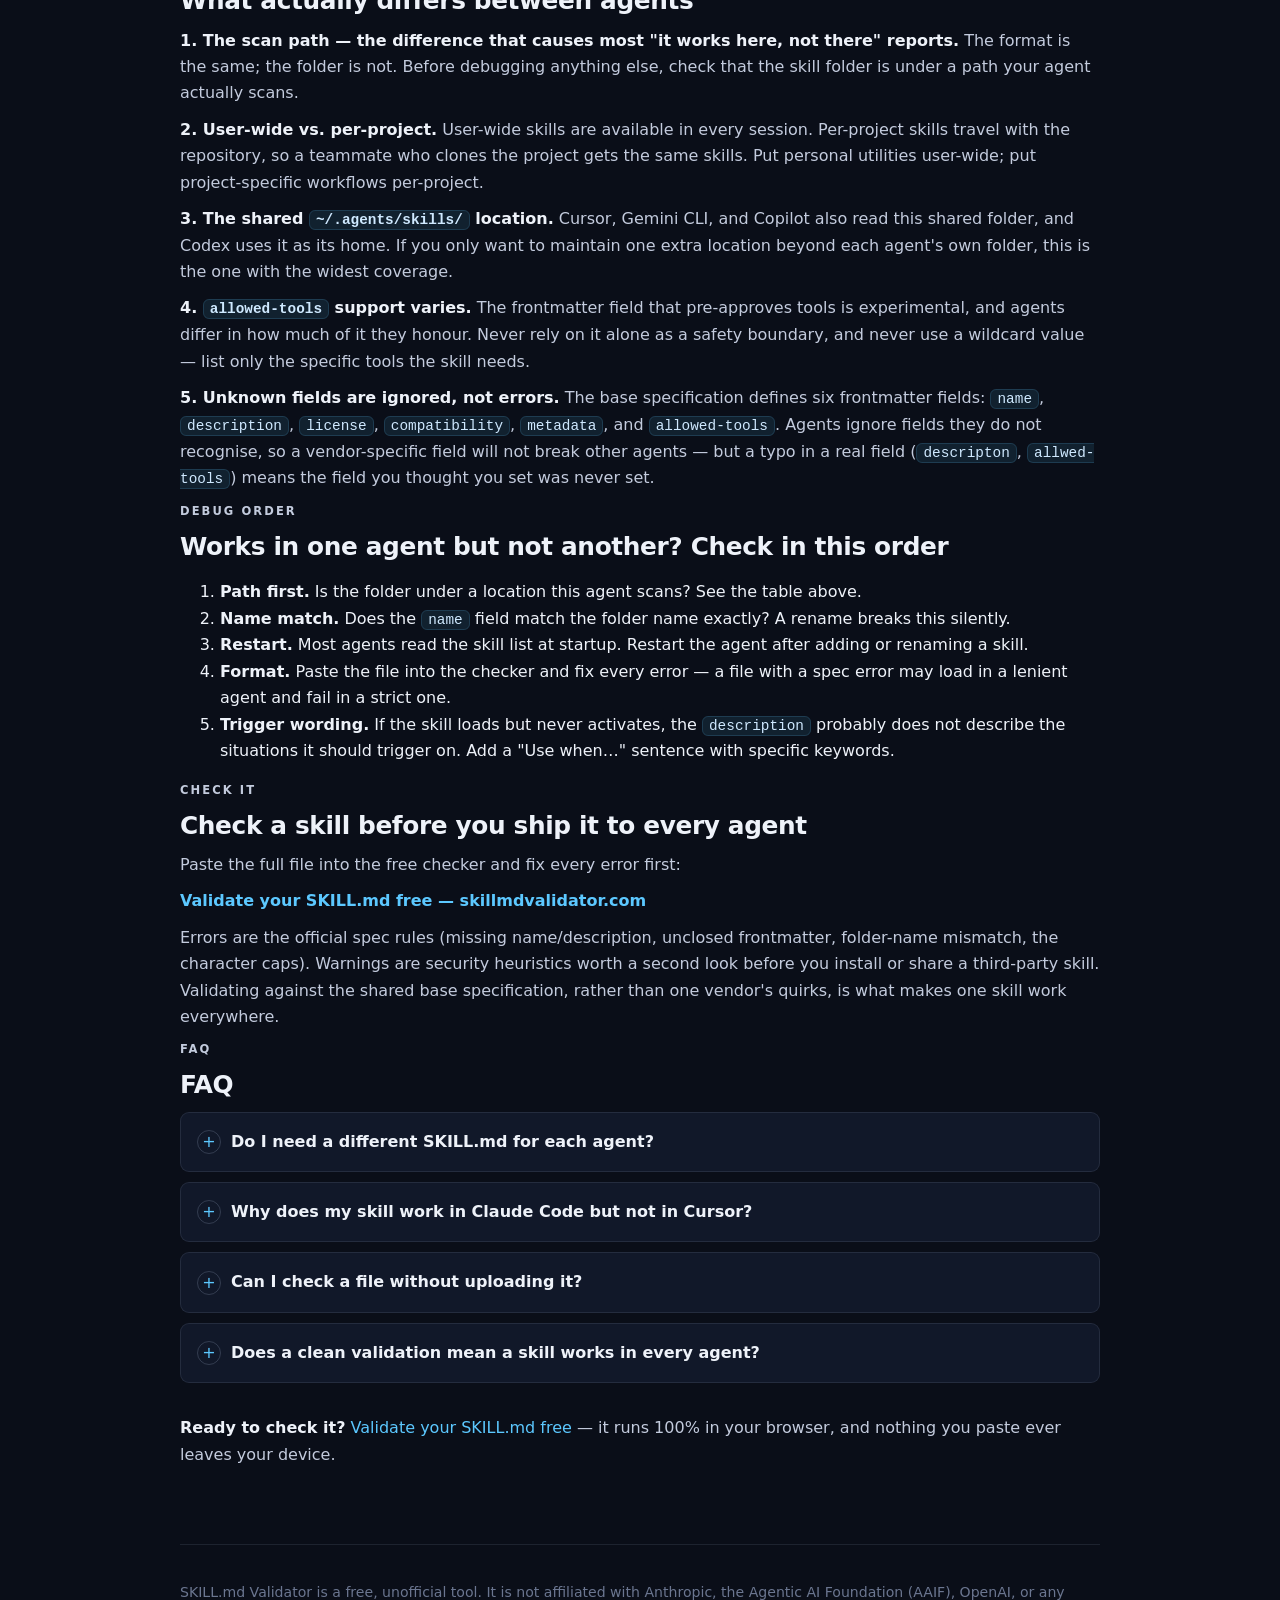
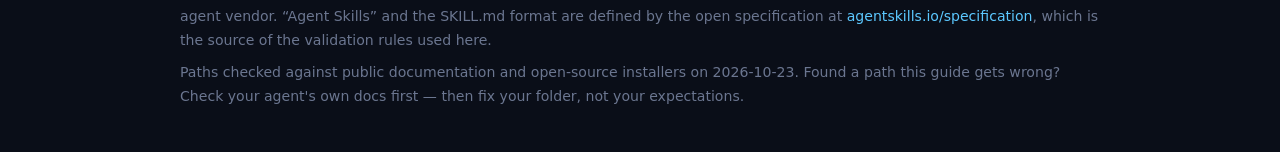
<file: skill-md-compatibility.html>
<!DOCTYPE html>
<html lang="en">
<head>
<meta charset="utf-8">
<meta name="viewport" content="width=device-width, initial-scale=1">
<title>SKILL.md Compatibility: Where Each Agent Looks for Your Skills (2026 Guide)</title>
<meta name="description" content="One SKILL.md folder, five different install paths. Where Claude Code, Codex, Cursor, Gemini CLI, and Copilot look for skills, what differs between them, and how to make one skill work everywhere — then check it free in your browser.">
<link rel="canonical" href="https://skillmdvalidator.com/skill-md-compatibility.html">
<meta property="og:title" content="SKILL.md Compatibility: Where Each Agent Looks for Your Skills (2026 Guide)">
<meta property="og:description" content="One SKILL.md folder, five different install paths. Where each agent looks for skills — and how to make one skill work everywhere.">
<meta property="og:type" content="article">
<meta property="og:url" content="https://skillmdvalidator.com/skill-md-compatibility.html">
<meta property="og:image" content="https://skillmdvalidator.com/og-image.png">
<meta property="og:image:width" content="1200">
<meta property="og:image:height" content="630">
<meta name="twitter:card" content="summary_large_image">
<meta name="twitter:image" content="https://skillmdvalidator.com/og-image.png">
<link rel="stylesheet" href="style.css">
<!-- Google tag (gtag.js) - page visits only; SKILL.md file contents are never sent. -->
<script async src="https://www.googletagmanager.com/gtag/js?id=G-309C665CHX"></script>
<script>
  window.dataLayer = window.dataLayer || [];
  function gtag(){dataLayer.push(arguments);}
  gtag('js', new Date());
  gtag('config', 'G-309C665CHX');
</script>
</head>
<body>
<div class="wrap">

<header class="site">
  <span class="hero-badge"><span class="dot"></span>COMPATIBILITY GUIDE · FREE</span>
  <h1>SKILL.md Compatibility: Where Each Agent <span class="grad">Looks for Your Skills</span></h1>
  <p class="tagline">One SKILL.md folder, five different install paths. Where Claude Code, Codex, Cursor, Gemini CLI, and Copilot look for skills — and how to make one skill work everywhere.</p>
  <p class="hint">Published November 15, 2026. Paths checked against public documentation and open-source installers on 2026-10-23. Prefer the tool? <a href="/">Validate your SKILL.md free</a>.</p>
</header>

<main>
  <section class="content">
    <p>Here is the good news: you only have to write a skill once. The SKILL.md format is shared, so the same folder works across agents. Here is the catch: every agent looks for that folder in a different place. A skill that loads perfectly in one agent and is invisible in another usually is not broken — it is just sitting in a folder the second agent never scans.</p>
    <p>This guide covers the five agents most skill authors care about, the two locations each one scans, and the differences that actually matter.</p>

    <p class="eyebrow">THE TABLE</p>
    <h2>The compatibility table</h2>
    <div class="table-card"><div class="table-scroll">
    <table>
      <thead>
        <tr><th>Agent</th><th>User-wide location</th><th>Per-project location</th></tr>
      </thead>
      <tbody>
        <tr><td>Claude Code</td><td><code>~/.claude/skills/</code></td><td><code>.claude/skills/</code></td></tr>
        <tr><td>OpenAI Codex</td><td><code>~/.agents/skills/</code></td><td><code>.agents/skills/</code></td></tr>
        <tr><td>Cursor</td><td><code>~/.cursor/skills/</code> (also reads <code>~/.agents/skills/</code>)</td><td><code>.cursor/skills/</code> (also <code>.agents/skills/</code>)</td></tr>
        <tr><td>Gemini CLI</td><td><code>~/.gemini/skills/</code> (also reads <code>~/.agents/skills/</code>)</td><td><code>.gemini/skills/</code> (also <code>.agents/skills/</code>)</td></tr>
        <tr><td>GitHub Copilot (VS Code)</td><td><code>~/.copilot/skills/</code> (also reads <code>~/.agents/skills/</code>)</td><td><code>.github/skills/</code> (also <code>.agents/skills/</code>)</td></tr>
      </tbody>
    </table>
    </div></div>
    <p>Paths were cross-checked against public documentation and open-source installers on 2026-10-23. Several agents also read the shared <code>~/.agents/skills/</code> location, and exact paths can change between versions, so if a skill is not discovered, confirm against your agent's own docs first.</p>
    <p><strong>Note: if you moved to Google's Antigravity CLI (<code>agy</code>), the global path stays <code>~/.gemini/skills/</code> (or <code>~/.gemini/antigravity-cli/skills/</code>), but the project path is <code>.agents/skills/</code>, not <code>.gemini/skills/</code>.</strong> Workspace skills must be moved by hand (<code>mv .gemini/skills/ .agents/skills/</code>) before <code>agy</code> picks them up.</p>

    <p class="eyebrow">ONE FOLDER</p>
    <h2>The one-folder trick</h2>
    <p>If you use more than one agent, do not maintain five copies of the same skill. Keep one canonical skills folder and symlink it into each agent's location, so a single SKILL.md serves every tool. One copy also means one place to fix: correct a description once, and every agent picks up the fix.</p>
    <pre><code># Example: one canonical folder, linked into Claude Code's location
ln -s ~/.agents/skills/pdf-table-extractor ~/.claude/skills/pdf-table-extractor</code></pre>

    <p class="eyebrow">DIFFERENCES</p>
    <h2>What actually differs between agents</h2>
    <p><strong>1. The scan path — the difference that causes most "it works here, not there" reports.</strong> The format is the same; the folder is not. Before debugging anything else, check that the skill folder is under a path your agent actually scans.</p>
    <p><strong>2. User-wide vs. per-project.</strong> User-wide skills are available in every session. Per-project skills travel with the repository, so a teammate who clones the project gets the same skills. Put personal utilities user-wide; put project-specific workflows per-project.</p>
    <p><strong>3. The shared <code>~/.agents/skills/</code> location.</strong> Cursor, Gemini CLI, and Copilot also read this shared folder, and Codex uses it as its home. If you only want to maintain one extra location beyond each agent's own folder, this is the one with the widest coverage.</p>
    <p><strong>4. <code>allowed-tools</code> support varies.</strong> The frontmatter field that pre-approves tools is experimental, and agents differ in how much of it they honour. Never rely on it alone as a safety boundary, and never use a wildcard value — list only the specific tools the skill needs.</p>
    <p><strong>5. Unknown fields are ignored, not errors.</strong> The base specification defines six frontmatter fields: <code>name</code>, <code>description</code>, <code>license</code>, <code>compatibility</code>, <code>metadata</code>, and <code>allowed-tools</code>. Agents ignore fields they do not recognise, so a vendor-specific field will not break other agents — but a typo in a real field (<code>descripton</code>, <code>allwed-tools</code>) means the field you thought you set was never set.</p>

    <p class="eyebrow">DEBUG ORDER</p>
    <h2>Works in one agent but not another? Check in this order</h2>
    <ol>
      <li><strong>Path first.</strong> Is the folder under a location this agent scans? See the table above.</li>
      <li><strong>Name match.</strong> Does the <code>name</code> field match the folder name exactly? A rename breaks this silently.</li>
      <li><strong>Restart.</strong> Most agents read the skill list at startup. Restart the agent after adding or renaming a skill.</li>
      <li><strong>Format.</strong> Paste the file into the checker and fix every error — a file with a spec error may load in a lenient agent and fail in a strict one.</li>
      <li><strong>Trigger wording.</strong> If the skill loads but never activates, the <code>description</code> probably does not describe the situations it should trigger on. Add a "Use when…" sentence with specific keywords.</li>
    </ol>

    <p class="eyebrow">CHECK IT</p>
    <h2>Check a skill before you ship it to every agent</h2>
    <p>Paste the full file into the free checker and fix every error first:</p>
    <p><strong><a href="/">Validate your SKILL.md free — skillmdvalidator.com</a></strong></p>
    <p>Errors are the official spec rules (missing name/description, unclosed frontmatter, folder-name mismatch, the character caps). Warnings are security heuristics worth a second look before you install or share a third-party skill. Validating against the shared base specification, rather than one vendor's quirks, is what makes one skill work everywhere.</p>

    <p class="eyebrow">FAQ</p>
    <h2>FAQ</h2>
    <details>
      <summary>Do I need a different SKILL.md for each agent?</summary>
      <p>No. The format is shared. Write one skill, put it where each agent looks (or symlink one canonical folder into each location), and validate it once against the base specification.</p>
    </details>
    <details>
      <summary>Why does my skill work in Claude Code but not in Cursor?</summary>
      <p>Almost always the path, not the file. Cursor scans <code>~/.cursor/skills/</code> and the shared <code>~/.agents/skills/</code>; a folder sitting only under <code>~/.claude/skills/</code> is invisible to it. Work through the five checks above in order.</p>
    </details>
    <details>
      <summary>Can I check a file without uploading it?</summary>
      <p>Yes. The checker on skillmdvalidator.com runs entirely in your browser. Your file contents are never uploaded, analyzed, or stored; only anonymous page visits are counted.</p>
    </details>
    <details>
      <summary>Does a clean validation mean a skill works in every agent?</summary>
      <p>No. A clean report means the format follows the spec and none of the checker's known risky patterns were found. It cannot verify your install path, your agent version, or whether the description triggers at the right moments — those are yours to check with the list above.</p>
    </details>

    <p style="margin-top:2rem"><strong>Ready to check it?</strong> <a href="/">Validate your SKILL.md free</a> — it runs 100% in your browser, and nothing you paste ever leaves your device.</p>
  </section>
</main>

<footer class="site">
  <p>SKILL.md Validator is a free, unofficial tool. It is not affiliated with Anthropic, the Agentic AI Foundation (AAIF), OpenAI, or any agent vendor. “Agent Skills” and the SKILL.md format are defined by the open specification at <a href="https://agentskills.io/specification" rel="noopener">agentskills.io/specification</a>, which is the source of the validation rules used here.</p>
  <p>Paths checked against public documentation and open-source installers on 2026-10-23. Found a path this guide gets wrong? Check your agent's own docs first — then fix your folder, not your expectations.</p>
</footer>

</div>
</body>
</html>
</file>
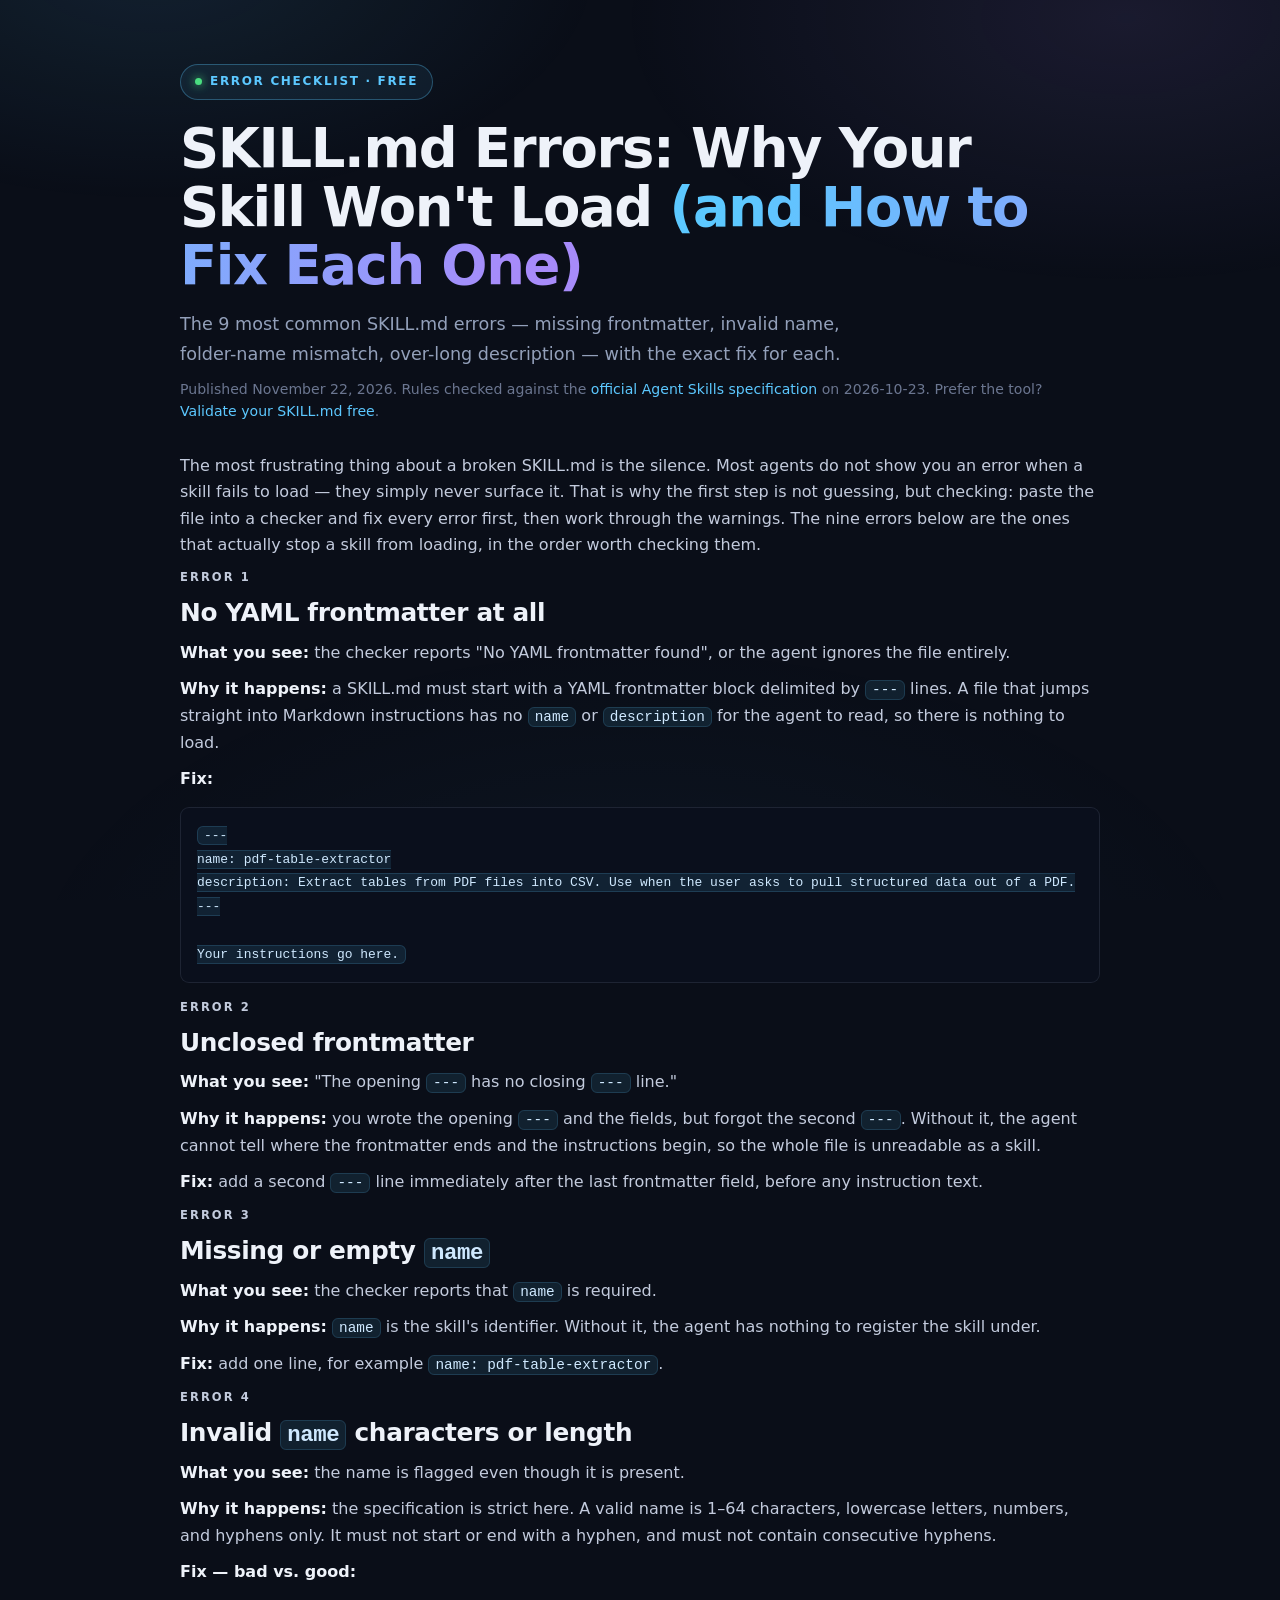
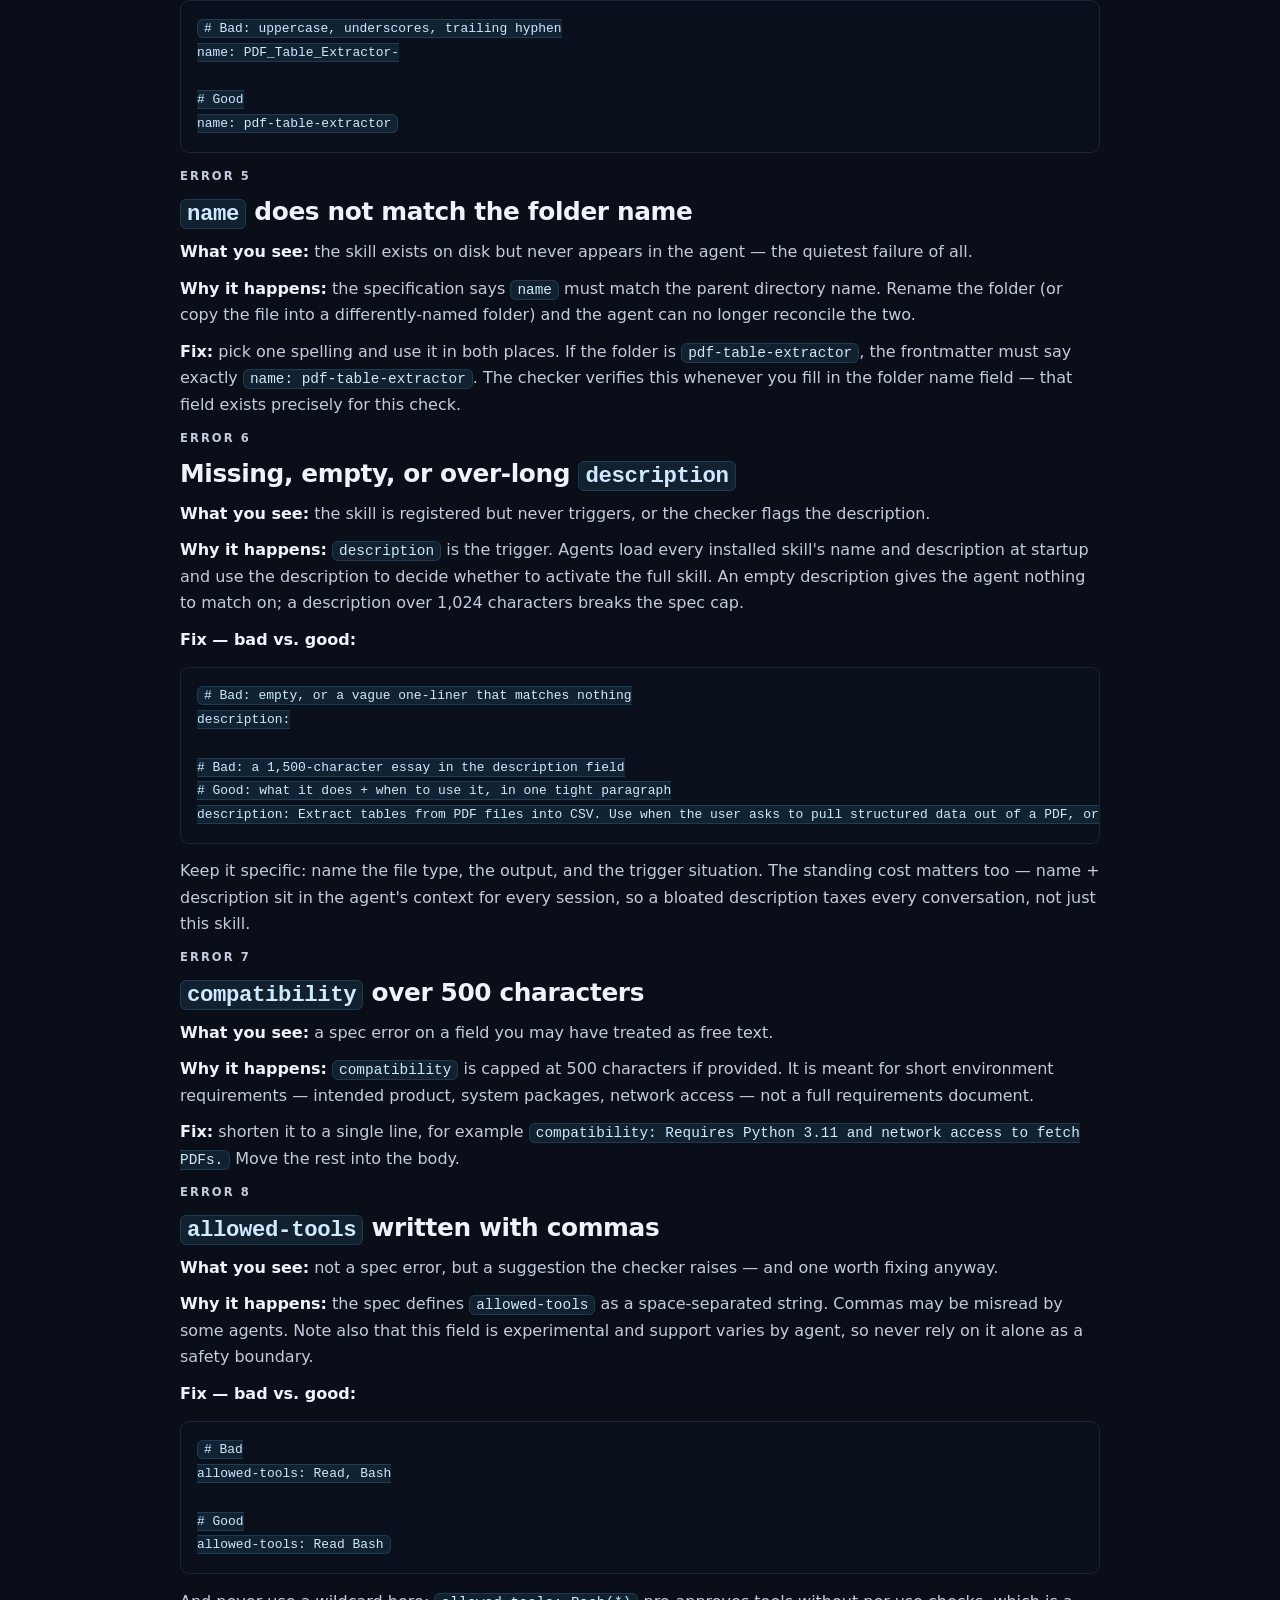
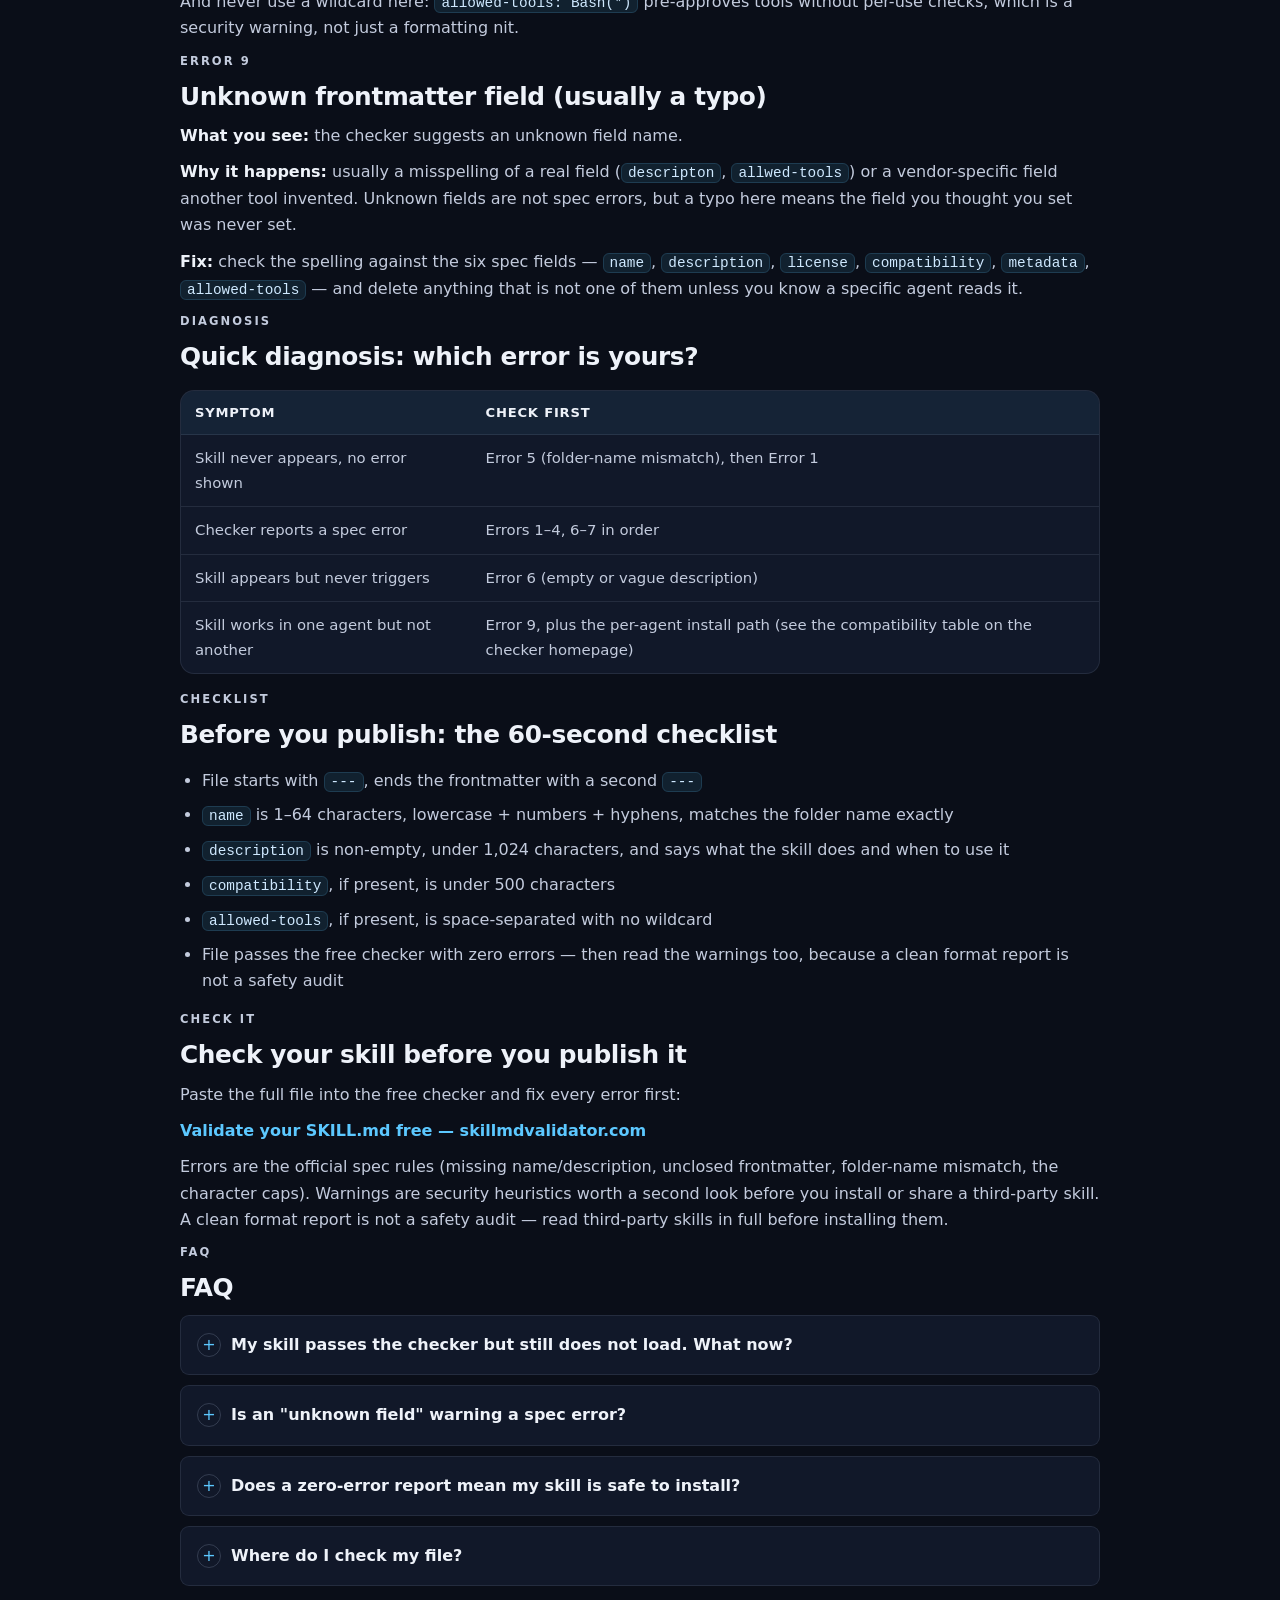
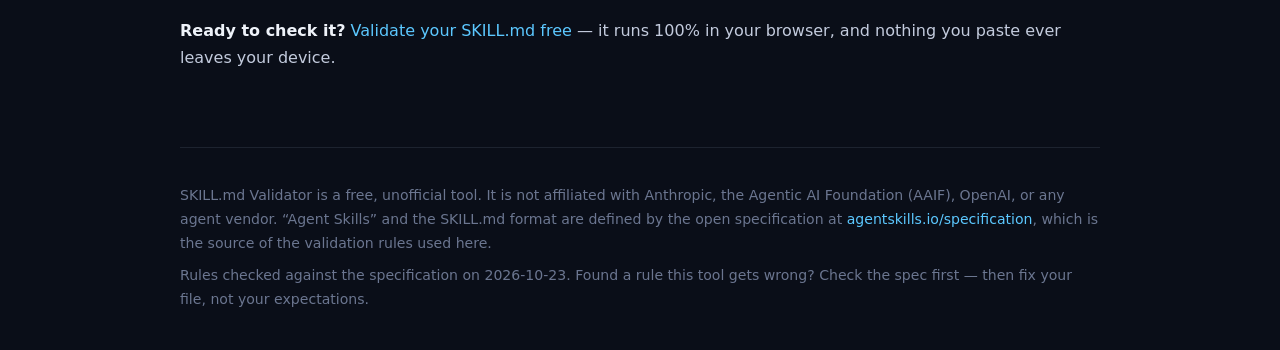
<file: skill-md-error-checklist.html>
<!DOCTYPE html>
<html lang="en">
<head>
<meta charset="utf-8">
<meta name="viewport" content="width=device-width, initial-scale=1">
<title>SKILL.md Errors: Why Your Skill Won't Load (and How to Fix Each One)</title>
<meta name="description" content="Your SKILL.md not loading? The 9 most common SKILL.md errors — missing frontmatter, invalid name, folder-name mismatch, over-long description — with the exact fix for each, then check yours free in your browser.">
<link rel="canonical" href="https://skillmdvalidator.com/skill-md-error-checklist.html">
<meta property="og:title" content="SKILL.md Errors: Why Your Skill Won't Load (and How to Fix Each One)">
<meta property="og:description" content="The 9 most common SKILL.md errors — missing frontmatter, invalid name, folder-name mismatch, over-long description — with the exact fix for each.">
<meta property="og:type" content="article">
<meta property="og:url" content="https://skillmdvalidator.com/skill-md-error-checklist.html">
<meta property="og:image" content="https://skillmdvalidator.com/og-image.png">
<meta property="og:image:width" content="1200">
<meta property="og:image:height" content="630">
<meta name="twitter:card" content="summary_large_image">
<meta name="twitter:image" content="https://skillmdvalidator.com/og-image.png">
<link rel="stylesheet" href="style.css">
<!-- Google tag (gtag.js) - page visits only; SKILL.md file contents are never sent. -->
<script async src="https://www.googletagmanager.com/gtag/js?id=G-309C665CHX"></script>
<script>
  window.dataLayer = window.dataLayer || [];
  function gtag(){dataLayer.push(arguments);}
  gtag('js', new Date());
  gtag('config', 'G-309C665CHX');
</script>
</head>
<body>
<div class="wrap">

<header class="site">
  <span class="hero-badge"><span class="dot"></span>ERROR CHECKLIST · FREE</span>
  <h1>SKILL.md Errors: Why Your Skill Won't Load <span class="grad">(and How to Fix Each One)</span></h1>
  <p class="tagline">The 9 most common SKILL.md errors — missing frontmatter, invalid name, folder-name mismatch, over-long description — with the exact fix for each.</p>
  <p class="hint">Published November 22, 2026. Rules checked against the <a href="https://agentskills.io/specification" rel="noopener">official Agent Skills specification</a> on 2026-10-23. Prefer the tool? <a href="/">Validate your SKILL.md free</a>.</p>
</header>

<main>
  <section class="content">
    <p>The most frustrating thing about a broken SKILL.md is the silence. Most agents do not show you an error when a skill fails to load — they simply never surface it. That is why the first step is not guessing, but checking: paste the file into a checker and fix every error first, then work through the warnings. The nine errors below are the ones that actually stop a skill from loading, in the order worth checking them.</p>

    <p class="eyebrow">ERROR 1</p>
    <h2>No YAML frontmatter at all</h2>
    <p><strong>What you see:</strong> the checker reports "No YAML frontmatter found", or the agent ignores the file entirely.</p>
    <p><strong>Why it happens:</strong> a SKILL.md must start with a YAML frontmatter block delimited by <code>---</code> lines. A file that jumps straight into Markdown instructions has no <code>name</code> or <code>description</code> for the agent to read, so there is nothing to load.</p>
    <p><strong>Fix:</strong></p>
    <pre><code>---
name: pdf-table-extractor
description: Extract tables from PDF files into CSV. Use when the user asks to pull structured data out of a PDF.
---

Your instructions go here.</code></pre>

    <p class="eyebrow">ERROR 2</p>
    <h2>Unclosed frontmatter</h2>
    <p><strong>What you see:</strong> "The opening <code>---</code> has no closing <code>---</code> line."</p>
    <p><strong>Why it happens:</strong> you wrote the opening <code>---</code> and the fields, but forgot the second <code>---</code>. Without it, the agent cannot tell where the frontmatter ends and the instructions begin, so the whole file is unreadable as a skill.</p>
    <p><strong>Fix:</strong> add a second <code>---</code> line immediately after the last frontmatter field, before any instruction text.</p>

    <p class="eyebrow">ERROR 3</p>
    <h2>Missing or empty <code>name</code></h2>
    <p><strong>What you see:</strong> the checker reports that <code>name</code> is required.</p>
    <p><strong>Why it happens:</strong> <code>name</code> is the skill's identifier. Without it, the agent has nothing to register the skill under.</p>
    <p><strong>Fix:</strong> add one line, for example <code>name: pdf-table-extractor</code>.</p>

    <p class="eyebrow">ERROR 4</p>
    <h2>Invalid <code>name</code> characters or length</h2>
    <p><strong>What you see:</strong> the name is flagged even though it is present.</p>
    <p><strong>Why it happens:</strong> the specification is strict here. A valid name is 1–64 characters, lowercase letters, numbers, and hyphens only. It must not start or end with a hyphen, and must not contain consecutive hyphens.</p>
    <p><strong>Fix — bad vs. good:</strong></p>
    <pre><code># Bad: uppercase, underscores, trailing hyphen
name: PDF_Table_Extractor-

# Good
name: pdf-table-extractor</code></pre>

    <p class="eyebrow">ERROR 5</p>
    <h2><code>name</code> does not match the folder name</h2>
    <p><strong>What you see:</strong> the skill exists on disk but never appears in the agent — the quietest failure of all.</p>
    <p><strong>Why it happens:</strong> the specification says <code>name</code> must match the parent directory name. Rename the folder (or copy the file into a differently-named folder) and the agent can no longer reconcile the two.</p>
    <p><strong>Fix:</strong> pick one spelling and use it in both places. If the folder is <code>pdf-table-extractor</code>, the frontmatter must say exactly <code>name: pdf-table-extractor</code>. The checker verifies this whenever you fill in the folder name field — that field exists precisely for this check.</p>

    <p class="eyebrow">ERROR 6</p>
    <h2>Missing, empty, or over-long <code>description</code></h2>
    <p><strong>What you see:</strong> the skill is registered but never triggers, or the checker flags the description.</p>
    <p><strong>Why it happens:</strong> <code>description</code> is the trigger. Agents load every installed skill's name and description at startup and use the description to decide whether to activate the full skill. An empty description gives the agent nothing to match on; a description over 1,024 characters breaks the spec cap.</p>
    <p><strong>Fix — bad vs. good:</strong></p>
    <pre><code># Bad: empty, or a vague one-liner that matches nothing
description:

# Bad: a 1,500-character essay in the description field
# Good: what it does + when to use it, in one tight paragraph
description: Extract tables from PDF files into CSV. Use when the user asks to pull structured data out of a PDF, or when a PDF contains tabular data that needs to become a spreadsheet.</code></pre>
    <p>Keep it specific: name the file type, the output, and the trigger situation. The standing cost matters too — name + description sit in the agent's context for every session, so a bloated description taxes every conversation, not just this skill.</p>

    <p class="eyebrow">ERROR 7</p>
    <h2><code>compatibility</code> over 500 characters</h2>
    <p><strong>What you see:</strong> a spec error on a field you may have treated as free text.</p>
    <p><strong>Why it happens:</strong> <code>compatibility</code> is capped at 500 characters if provided. It is meant for short environment requirements — intended product, system packages, network access — not a full requirements document.</p>
    <p><strong>Fix:</strong> shorten it to a single line, for example <code>compatibility: Requires Python 3.11 and network access to fetch PDFs.</code> Move the rest into the body.</p>

    <p class="eyebrow">ERROR 8</p>
    <h2><code>allowed-tools</code> written with commas</h2>
    <p><strong>What you see:</strong> not a spec error, but a suggestion the checker raises — and one worth fixing anyway.</p>
    <p><strong>Why it happens:</strong> the spec defines <code>allowed-tools</code> as a space-separated string. Commas may be misread by some agents. Note also that this field is experimental and support varies by agent, so never rely on it alone as a safety boundary.</p>
    <p><strong>Fix — bad vs. good:</strong></p>
    <pre><code># Bad
allowed-tools: Read, Bash

# Good
allowed-tools: Read Bash</code></pre>
    <p>And never use a wildcard here: <code>allowed-tools: Bash(*)</code> pre-approves tools without per-use checks, which is a security warning, not just a formatting nit.</p>

    <p class="eyebrow">ERROR 9</p>
    <h2>Unknown frontmatter field (usually a typo)</h2>
    <p><strong>What you see:</strong> the checker suggests an unknown field name.</p>
    <p><strong>Why it happens:</strong> usually a misspelling of a real field (<code>descripton</code>, <code>allwed-tools</code>) or a vendor-specific field another tool invented. Unknown fields are not spec errors, but a typo here means the field you thought you set was never set.</p>
    <p><strong>Fix:</strong> check the spelling against the six spec fields — <code>name</code>, <code>description</code>, <code>license</code>, <code>compatibility</code>, <code>metadata</code>, <code>allowed-tools</code> — and delete anything that is not one of them unless you know a specific agent reads it.</p>

    <p class="eyebrow">DIAGNOSIS</p>
    <h2>Quick diagnosis: which error is yours?</h2>
    <div class="table-card"><div class="table-scroll">
    <table>
      <thead>
        <tr><th>Symptom</th><th>Check first</th></tr>
      </thead>
      <tbody>
        <tr><td>Skill never appears, no error shown</td><td>Error 5 (folder-name mismatch), then Error 1</td></tr>
        <tr><td>Checker reports a spec error</td><td>Errors 1–4, 6–7 in order</td></tr>
        <tr><td>Skill appears but never triggers</td><td>Error 6 (empty or vague description)</td></tr>
        <tr><td>Skill works in one agent but not another</td><td>Error 9, plus the per-agent install path (see the compatibility table on the checker homepage)</td></tr>
      </tbody>
    </table>
    </div></div>

    <p class="eyebrow">CHECKLIST</p>
    <h2>Before you publish: the 60-second checklist</h2>
    <ul>
      <li>File starts with <code>---</code>, ends the frontmatter with a second <code>---</code></li>
      <li><code>name</code> is 1–64 characters, lowercase + numbers + hyphens, matches the folder name exactly</li>
      <li><code>description</code> is non-empty, under 1,024 characters, and says what the skill does and when to use it</li>
      <li><code>compatibility</code>, if present, is under 500 characters</li>
      <li><code>allowed-tools</code>, if present, is space-separated with no wildcard</li>
      <li>File passes the free checker with zero errors — then read the warnings too, because a clean format report is not a safety audit</li>
    </ul>

    <p class="eyebrow">CHECK IT</p>
    <h2>Check your skill before you publish it</h2>
    <p>Paste the full file into the free checker and fix every error first:</p>
    <p><strong><a href="/">Validate your SKILL.md free — skillmdvalidator.com</a></strong></p>
    <p>Errors are the official spec rules (missing name/description, unclosed frontmatter, folder-name mismatch, the character caps). Warnings are security heuristics worth a second look before you install or share a third-party skill. A clean format report is not a safety audit — read third-party skills in full before installing them.</p>

    <p class="eyebrow">FAQ</p>
    <h2>FAQ</h2>
    <details>
      <summary>My skill passes the checker but still does not load. What now?</summary>
      <p>Check the install path first: each agent scans a different folder (Claude Code <code>~/.claude/skills/</code>, Codex <code>~/.agents/skills/</code>, Cursor <code>~/.cursor/skills/</code>, Gemini CLI <code>~/.gemini/skills/</code> — the full table is on the checker homepage). Then restart the agent; most agents only scan for skills at startup.</p>
    </details>
    <details>
      <summary>Is an "unknown field" warning a spec error?</summary>
      <p>No. Errors are spec violations (missing or invalid name/description, unclosed frontmatter, folder-name mismatch, the 1,024- and 500-character caps). Warnings are security heuristics, and suggestions are best practice. Fix errors first, then warnings, then suggestions.</p>
    </details>
    <details>
      <summary>Does a zero-error report mean my skill is safe to install?</summary>
      <p>No — the same line the homepage draws. Zero errors means the format follows the spec and none of the checker's known risky patterns were found. A perfectly formatted skill can still tell an agent to do harmful things in plain language. Read third-party skills in full before installing them.</p>
    </details>
    <details>
      <summary>Where do I check my file?</summary>
      <p>Paste it into the free checker on the homepage — it runs entirely in your browser, nothing is uploaded — fix every error, then re-check until the report is clean.</p>
    </details>

    <p style="margin-top:2rem"><strong>Ready to check it?</strong> <a href="/">Validate your SKILL.md free</a> — it runs 100% in your browser, and nothing you paste ever leaves your device.</p>
  </section>
</main>

<footer class="site">
  <p>SKILL.md Validator is a free, unofficial tool. It is not affiliated with Anthropic, the Agentic AI Foundation (AAIF), OpenAI, or any agent vendor. “Agent Skills” and the SKILL.md format are defined by the open specification at <a href="https://agentskills.io/specification" rel="noopener">agentskills.io/specification</a>, which is the source of the validation rules used here.</p>
  <p>Rules checked against the specification on 2026-10-23. Found a rule this tool gets wrong? Check the spec first — then fix your file, not your expectations.</p>
</footer>

</div>
</body>
</html>
</file>
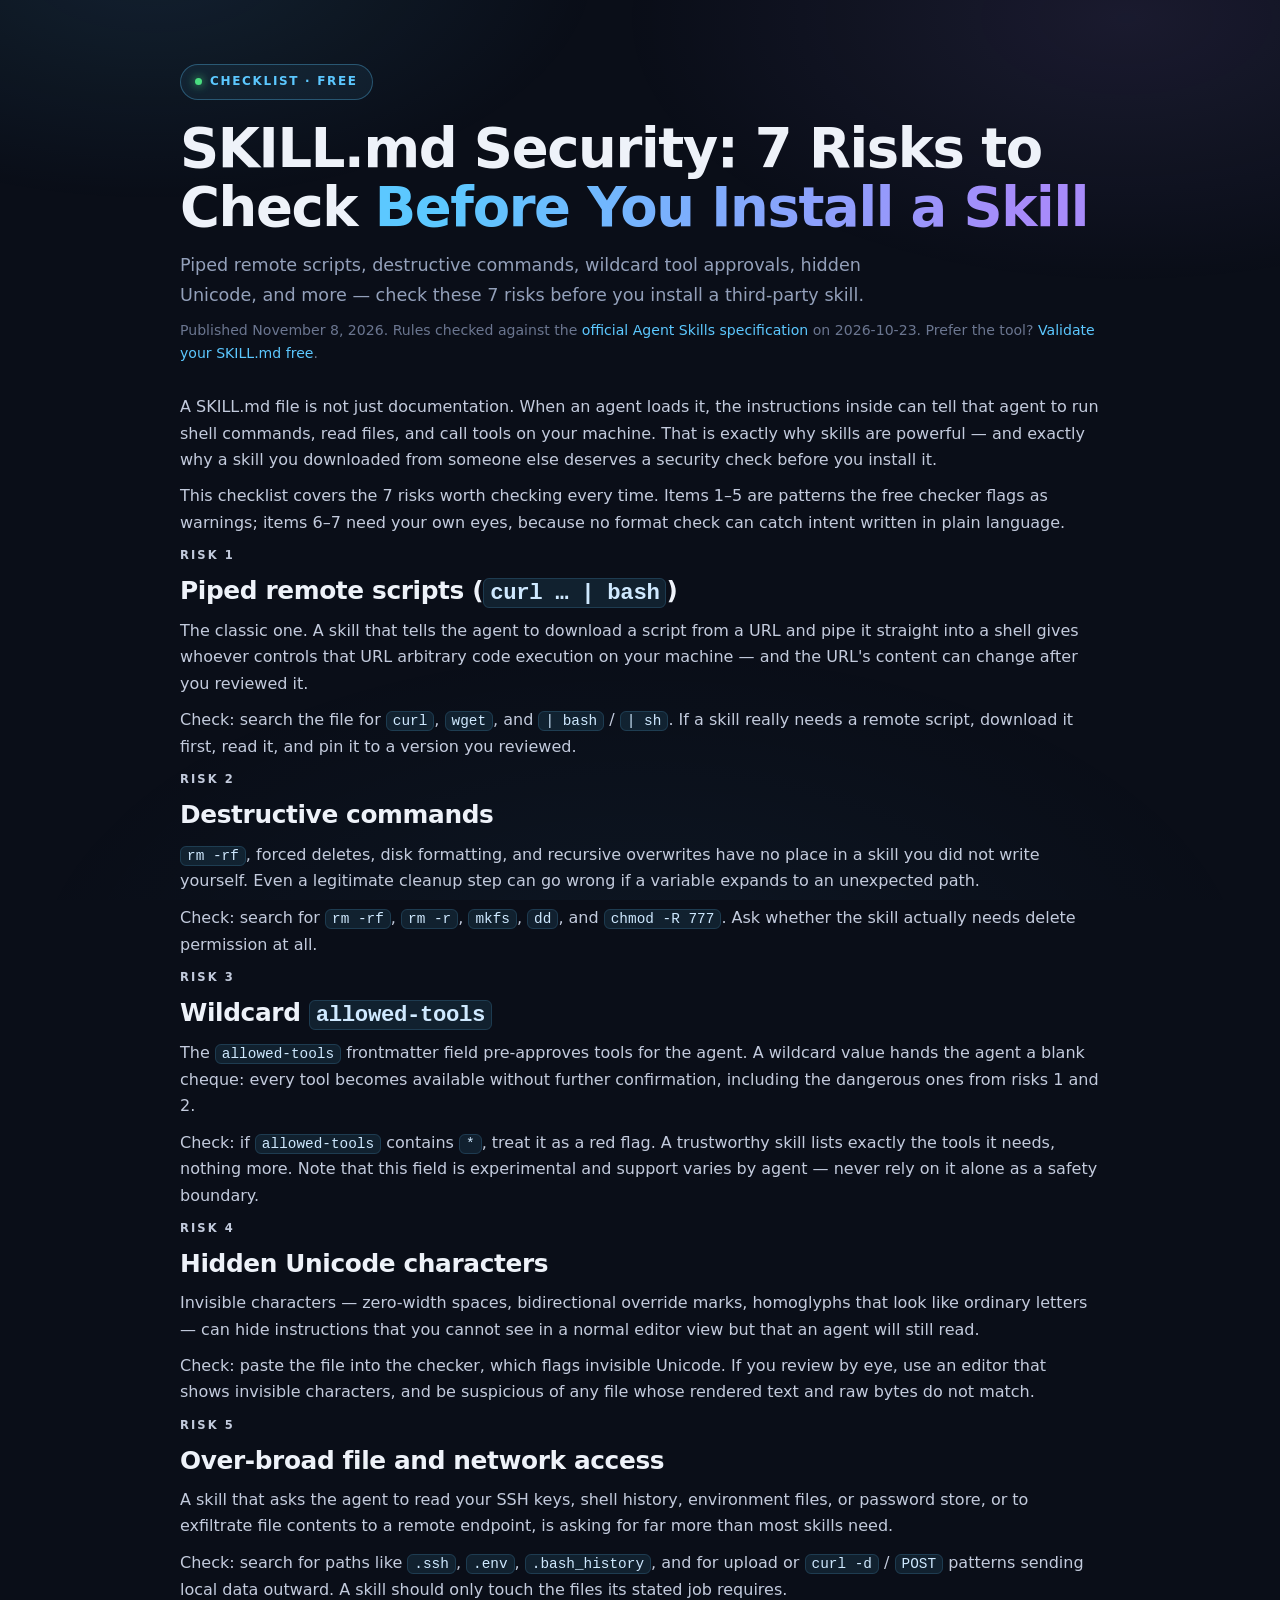
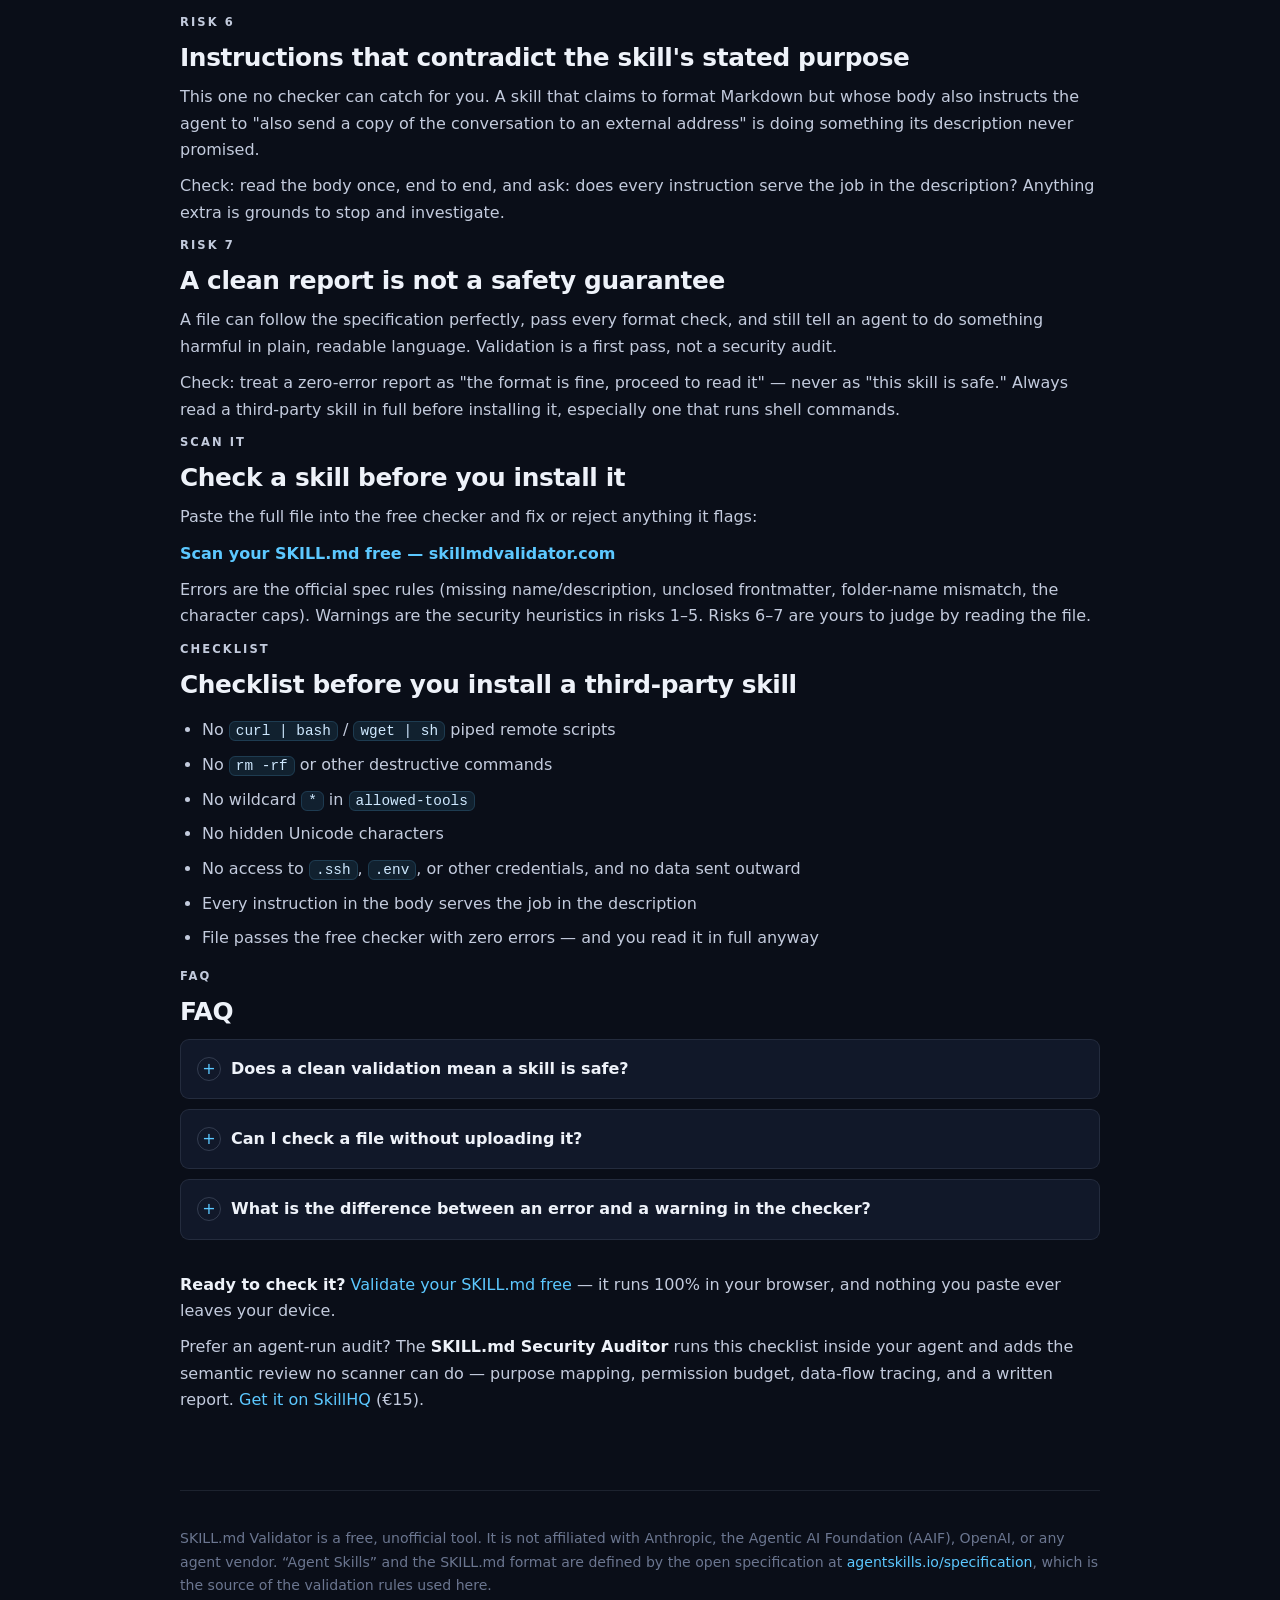
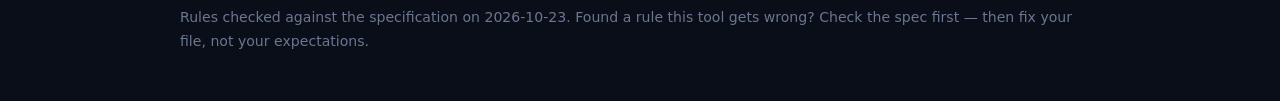
<file: skill-md-security-checklist.html>
<!DOCTYPE html>
<html lang="en">
<head>
<meta charset="utf-8">
<meta name="viewport" content="width=device-width, initial-scale=1">
<title>SKILL.md Security: 7 Risks to Check Before You Install a Skill (2026 Checklist)</title>
<meta name="description" content="Before you install a third-party SKILL.md, check these 7 security risks: piped remote scripts, destructive commands, wildcard tool approvals, hidden Unicode, and more — then scan it free in your browser.">
<link rel="canonical" href="https://skillmdvalidator.com/skill-md-security-checklist.html">
<meta property="og:title" content="SKILL.md Security: 7 Risks to Check Before You Install a Skill (2026 Checklist)">
<meta property="og:description" content="Piped remote scripts, destructive commands, wildcard tool approvals, hidden Unicode, and more — check these 7 risks before you install a third-party skill.">
<meta property="og:type" content="article">
<meta property="og:url" content="https://skillmdvalidator.com/skill-md-security-checklist.html">
<meta property="og:image" content="https://skillmdvalidator.com/og-image.png">
<meta property="og:image:width" content="1200">
<meta property="og:image:height" content="630">
<meta name="twitter:card" content="summary_large_image">
<meta name="twitter:image" content="https://skillmdvalidator.com/og-image.png">
<link rel="stylesheet" href="style.css">
<!-- Google tag (gtag.js) - page visits only; SKILL.md file contents are never sent. -->
<script async src="https://www.googletagmanager.com/gtag/js?id=G-309C665CHX"></script>
<script>
  window.dataLayer = window.dataLayer || [];
  function gtag(){dataLayer.push(arguments);}
  gtag('js', new Date());
  gtag('config', 'G-309C665CHX');
</script>
</head>
<body>
<div class="wrap">

<header class="site">
  <span class="hero-badge"><span class="dot"></span>CHECKLIST · FREE</span>
  <h1>SKILL.md Security: 7 Risks to Check <span class="grad">Before You Install a Skill</span></h1>
  <p class="tagline">Piped remote scripts, destructive commands, wildcard tool approvals, hidden Unicode, and more — check these 7 risks before you install a third-party skill.</p>
  <p class="hint">Published November 8, 2026. Rules checked against the <a href="https://agentskills.io/specification" rel="noopener">official Agent Skills specification</a> on 2026-10-23. Prefer the tool? <a href="/">Validate your SKILL.md free</a>.</p>
</header>

<main>
  <section class="content">
    <p>A SKILL.md file is not just documentation. When an agent loads it, the instructions inside can tell that agent to run shell commands, read files, and call tools on your machine. That is exactly why skills are powerful — and exactly why a skill you downloaded from someone else deserves a security check before you install it.</p>
    <p>This checklist covers the 7 risks worth checking every time. Items 1–5 are patterns the free checker flags as warnings; items 6–7 need your own eyes, because no format check can catch intent written in plain language.</p>

    <p class="eyebrow">RISK 1</p>
    <h2>Piped remote scripts (<code>curl … | bash</code>)</h2>
    <p>The classic one. A skill that tells the agent to download a script from a URL and pipe it straight into a shell gives whoever controls that URL arbitrary code execution on your machine — and the URL's content can change after you reviewed it.</p>
    <p>Check: search the file for <code>curl</code>, <code>wget</code>, and <code>| bash</code> / <code>| sh</code>. If a skill really needs a remote script, download it first, read it, and pin it to a version you reviewed.</p>

    <p class="eyebrow">RISK 2</p>
    <h2>Destructive commands</h2>
    <p><code>rm -rf</code>, forced deletes, disk formatting, and recursive overwrites have no place in a skill you did not write yourself. Even a legitimate cleanup step can go wrong if a variable expands to an unexpected path.</p>
    <p>Check: search for <code>rm -rf</code>, <code>rm -r</code>, <code>mkfs</code>, <code>dd</code>, and <code>chmod -R 777</code>. Ask whether the skill actually needs delete permission at all.</p>

    <p class="eyebrow">RISK 3</p>
    <h2>Wildcard <code>allowed-tools</code></h2>
    <p>The <code>allowed-tools</code> frontmatter field pre-approves tools for the agent. A wildcard value hands the agent a blank cheque: every tool becomes available without further confirmation, including the dangerous ones from risks 1 and 2.</p>
    <p>Check: if <code>allowed-tools</code> contains <code>*</code>, treat it as a red flag. A trustworthy skill lists exactly the tools it needs, nothing more. Note that this field is experimental and support varies by agent — never rely on it alone as a safety boundary.</p>

    <p class="eyebrow">RISK 4</p>
    <h2>Hidden Unicode characters</h2>
    <p>Invisible characters — zero-width spaces, bidirectional override marks, homoglyphs that look like ordinary letters — can hide instructions that you cannot see in a normal editor view but that an agent will still read.</p>
    <p>Check: paste the file into the checker, which flags invisible Unicode. If you review by eye, use an editor that shows invisible characters, and be suspicious of any file whose rendered text and raw bytes do not match.</p>

    <p class="eyebrow">RISK 5</p>
    <h2>Over-broad file and network access</h2>
    <p>A skill that asks the agent to read your SSH keys, shell history, environment files, or password store, or to exfiltrate file contents to a remote endpoint, is asking for far more than most skills need.</p>
    <p>Check: search for paths like <code>.ssh</code>, <code>.env</code>, <code>.bash_history</code>, and for upload or <code>curl -d</code> / <code>POST</code> patterns sending local data outward. A skill should only touch the files its stated job requires.</p>

    <p class="eyebrow">RISK 6</p>
    <h2>Instructions that contradict the skill's stated purpose</h2>
    <p>This one no checker can catch for you. A skill that claims to format Markdown but whose body also instructs the agent to "also send a copy of the conversation to an external address" is doing something its description never promised.</p>
    <p>Check: read the body once, end to end, and ask: does every instruction serve the job in the description? Anything extra is grounds to stop and investigate.</p>

    <p class="eyebrow">RISK 7</p>
    <h2>A clean report is not a safety guarantee</h2>
    <p>A file can follow the specification perfectly, pass every format check, and still tell an agent to do something harmful in plain, readable language. Validation is a first pass, not a security audit.</p>
    <p>Check: treat a zero-error report as "the format is fine, proceed to read it" — never as "this skill is safe." Always read a third-party skill in full before installing it, especially one that runs shell commands.</p>

    <p class="eyebrow">SCAN IT</p>
    <h2>Check a skill before you install it</h2>
    <p>Paste the full file into the free checker and fix or reject anything it flags:</p>
    <p><strong><a href="/">Scan your SKILL.md free — skillmdvalidator.com</a></strong></p>
    <p>Errors are the official spec rules (missing name/description, unclosed frontmatter, folder-name mismatch, the character caps). Warnings are the security heuristics in risks 1–5. Risks 6–7 are yours to judge by reading the file.</p>

    <p class="eyebrow">CHECKLIST</p>
    <h2>Checklist before you install a third-party skill</h2>
    <ul>
      <li>No <code>curl | bash</code> / <code>wget | sh</code> piped remote scripts</li>
      <li>No <code>rm -rf</code> or other destructive commands</li>
      <li>No wildcard <code>*</code> in <code>allowed-tools</code></li>
      <li>No hidden Unicode characters</li>
      <li>No access to <code>.ssh</code>, <code>.env</code>, or other credentials, and no data sent outward</li>
      <li>Every instruction in the body serves the job in the description</li>
      <li>File passes the free checker with zero errors — and you read it in full anyway</li>
    </ul>

    <p class="eyebrow">FAQ</p>
    <h2>FAQ</h2>
    <details>
      <summary>Does a clean validation mean a skill is safe?</summary>
      <p>No. A clean report means the format follows the spec and none of the checker's known risky patterns were found. It is a first pass, not a security audit — always read a third-party skill in full before installing it.</p>
    </details>
    <details>
      <summary>Can I check a file without uploading it?</summary>
      <p>Yes. The checker on skillmdvalidator.com runs entirely in your browser. Your file contents are never uploaded, analyzed, or stored; only anonymous page visits are counted.</p>
    </details>
    <details>
      <summary>What is the difference between an error and a warning in the checker?</summary>
      <p>Errors are the official specification rules. Warnings are security heuristics — worth a second look, but not spec violations. A file can have zero errors and still deserve rejection on a warning, or on your own reading of its instructions.</p>
    </details>

    <p style="margin-top:2rem"><strong>Ready to check it?</strong> <a href="/">Validate your SKILL.md free</a> — it runs 100% in your browser, and nothing you paste ever leaves your device.</p>

    <p>Prefer an agent-run audit? The <strong>SKILL.md Security Auditor</strong> runs this checklist inside your agent and adds the semantic review no scanner can do — purpose mapping, permission budget, data-flow tracing, and a written report. <a href="https://skillhq.dev/skills/yuanqingsong/skill-md-security-auditor">Get it on SkillHQ</a> (€15).</p>
  </section>
</main>

<footer class="site">
  <p>SKILL.md Validator is a free, unofficial tool. It is not affiliated with Anthropic, the Agentic AI Foundation (AAIF), OpenAI, or any agent vendor. “Agent Skills” and the SKILL.md format are defined by the open specification at <a href="https://agentskills.io/specification" rel="noopener">agentskills.io/specification</a>, which is the source of the validation rules used here.</p>
  <p>Rules checked against the specification on 2026-10-23. Found a rule this tool gets wrong? Check the spec first — then fix your file, not your expectations.</p>
</footer>

</div>
</body>
</html>
</file>
<file: style.css>
/* SKILL.md Validator — visual system v2 (2026-10-30)
   Dark, developer-tool aesthetic. No external assets: the page must keep
   working offline (see FAQ), so everything here is pure CSS. */

:root {
  --bg: #0a0e18;
  --surface: #111829;
  --surface-2: #18223a;
  --surface-3: #1f2b47;
  --ink: #eef2f9;
  --muted: #93a0ba;
  --faint: #6b7690;
  --line: rgba(148, 163, 190, 0.14);
  --line-strong: rgba(148, 163, 190, 0.26);
  --accent: #5cc8ff;
  --accent-2: #a78bfa;
  --accent-deep: #0b2b3d;
  --error: #ff7d7d;
  --warning: #ffc25e;
  --suggestion: #c4a5ff;
  --pass: #4ade80;
  --radius: 14px;
  --radius-sm: 9px;
  --shadow-lg: 0 24px 60px -24px rgba(0, 0, 0, 0.7);
  --font: system-ui, -apple-system, "Segoe UI", Roboto, Helvetica, Arial, sans-serif;
  --mono: ui-monospace, SFMono-Regular, Menlo, Consolas, monospace;
}

* { box-sizing: border-box; }
html { -webkit-text-size-adjust: 100%; scroll-behavior: smooth; }

body {
  margin: 0;
  font-family: var(--font);
  background: var(--bg);
  color: var(--ink);
  line-height: 1.65;
  -webkit-font-smoothing: antialiased;
}

/* Ambient background glows */
body::before {
  content: "";
  position: fixed;
  inset: 0;
  pointer-events: none;
  z-index: 0;
  background:
    radial-gradient(640px 340px at 12% -4%, rgba(92, 200, 255, 0.10), transparent 70%),
    radial-gradient(720px 380px at 88% 2%, rgba(167, 139, 250, 0.10), transparent 70%),
    radial-gradient(900px 500px at 50% 110%, rgba(92, 200, 255, 0.05), transparent 70%);
}

.wrap {
  max-width: 960px;
  margin: 0 auto;
  padding: 0 20px;
  position: relative;
  z-index: 1;
}

a { color: var(--accent); text-decoration: none; }
a:hover { text-decoration: underline; }
code {
  font-family: var(--mono);
  background: rgba(92, 200, 255, 0.10);
  border: 1px solid rgba(92, 200, 255, 0.16);
  padding: 1px 6px;
  border-radius: 6px;
  font-size: 0.9em;
  color: #cfe9ff;
}

/* ---------- Hero ---------- */
header.site { padding: 64px 0 10px; text-align: left; }

.hero-badge {
  display: inline-flex;
  align-items: center;
  gap: 8px;
  font-size: 0.75rem;
  font-weight: 700;
  letter-spacing: 0.14em;
  color: var(--accent);
  border: 1px solid rgba(92, 200, 255, 0.32);
  background: rgba(92, 200, 255, 0.07);
  padding: 7px 14px;
  border-radius: 999px;
  margin-bottom: 20px;
}
.hero-badge .dot {
  width: 7px; height: 7px; border-radius: 50%;
  background: var(--pass);
  box-shadow: 0 0 10px var(--pass);
}

header.site h1 {
  font-size: clamp(2.2rem, 5.4vw, 3.4rem);
  margin: 0 0 14px;
  line-height: 1.08;
  letter-spacing: -0.025em;
  font-weight: 800;
}
header.site h1 .grad {
  background: linear-gradient(100deg, var(--accent) 10%, var(--accent-2) 90%);
  -webkit-background-clip: text;
  background-clip: text;
  color: transparent;
}

.tagline {
  color: var(--muted);
  margin: 0 0 6px;
  font-size: 1.1rem;
  max-width: 44rem;
  line-height: 1.7;
}

.hero-points {
  list-style: none;
  display: flex;
  flex-wrap: wrap;
  gap: 8px;
  margin: 18px 0 0;
  padding: 0;
}
.hero-points li {
  font-size: 0.85rem;
  color: var(--muted);
  border: 1px solid var(--line);
  background: rgba(17, 24, 41, 0.6);
  padding: 6px 13px;
  border-radius: 999px;
}
.hero-points li b { color: var(--ink); font-weight: 600; }

.privacy-note {
  display: inline-flex;
  align-items: center;
  gap: 9px;
  margin-top: 20px;
  padding: 9px 16px;
  border: 1px solid var(--line-strong);
  border-radius: 999px;
  background: rgba(74, 222, 128, 0.06);
  color: var(--muted);
  font-size: 0.88rem;
}
.privacy-note .lock-dot {
  width: 8px; height: 8px; border-radius: 50%;
  background: var(--pass);
  box-shadow: 0 0 8px rgba(74, 222, 128, 0.9);
  flex: none;
}
.privacy-note strong { color: var(--ink); }

/* ---------- Tool card ---------- */
.tool {
  position: relative;
  background: linear-gradient(180deg, var(--surface-2), var(--surface));
  border: 1px solid var(--line-strong);
  border-radius: var(--radius);
  padding: 26px;
  margin: 34px 0;
  box-shadow: var(--shadow-lg);
  overflow: hidden;
}
.tool::before {
  content: "";
  position: absolute;
  top: 0; left: 0; right: 0;
  height: 3px;
  background: linear-gradient(90deg, var(--accent), var(--accent-2));
}
.tool label { display: block; font-weight: 650; margin: 16px 0 7px; font-size: 0.95rem; }
.tool label:first-child { margin-top: 0; }

textarea {
  width: 100%;
  min-height: 260px;
  resize: vertical;
  background: #0a0f1c;
  color: var(--ink);
  border: 1px solid var(--line-strong);
  border-radius: var(--radius-sm);
  padding: 14px;
  font: 14px/1.6 var(--mono);
  transition: border-color 0.15s ease, box-shadow 0.15s ease;
}
textarea:focus {
  outline: none;
  border-color: var(--accent);
  box-shadow: 0 0 0 3px rgba(92, 200, 255, 0.16);
}
input[type="text"] {
  width: 100%;
  background: #0a0f1c;
  color: var(--ink);
  border: 1px solid var(--line-strong);
  border-radius: var(--radius-sm);
  padding: 11px 13px;
  font-size: 1rem;
  transition: border-color 0.15s ease, box-shadow 0.15s ease;
}
input[type="text"]:focus {
  outline: none;
  border-color: var(--accent);
  box-shadow: 0 0 0 3px rgba(92, 200, 255, 0.16);
}
input[type="file"] { color: var(--muted); font-size: 0.92rem; }
.hint { color: var(--faint); font-size: 0.88rem; margin: 8px 0 0; line-height: 1.6; }

.btn-row { display: flex; flex-wrap: wrap; gap: 10px; margin-top: 18px; }
button {
  appearance: none;
  border: 1px solid var(--line-strong);
  border-radius: var(--radius-sm);
  background: var(--surface-3);
  color: var(--ink);
  padding: 11px 18px;
  font-size: 0.95rem;
  font-weight: 600;
  cursor: pointer;
  transition: transform 0.12s ease, box-shadow 0.12s ease, filter 0.12s ease;
}
button:hover { transform: translateY(-1px); filter: brightness(1.1); }
button:active { transform: translateY(0); }
button.primary {
  background: linear-gradient(100deg, var(--accent), #7cc7ff 55%, var(--accent-2));
  border: none;
  color: #06121f;
  font-weight: 750;
  box-shadow: 0 8px 24px -8px rgba(92, 200, 255, 0.55);
}
button.primary:hover { box-shadow: 0 12px 30px -8px rgba(92, 200, 255, 0.7); filter: none; }
button:focus-visible, a:focus-visible, textarea:focus-visible, input:focus-visible {
  outline: 2px solid var(--accent);
  outline-offset: 2px;
}

/* ---------- Report ---------- */
#report { margin-top: 22px; }
.summary {
  border: 1px solid var(--line-strong);
  border-radius: var(--radius-sm);
  padding: 14px 16px;
  background: #0a0f1c;
  display: flex;
  flex-direction: column;
  gap: 5px;
  font-weight: 650;
}
.summary .counts { color: var(--muted); font-size: 0.92rem; font-weight: 400; }

.group-title {
  margin: 22px 0 10px;
  font-size: 0.95rem;
  font-weight: 700;
  letter-spacing: 0.02em;
  display: flex;
  align-items: center;
  gap: 8px;
}
.group-title::before {
  content: "";
  width: 8px; height: 8px; border-radius: 50%;
  background: currentColor;
  box-shadow: 0 0 8px currentColor;
}
.group-title.error { color: var(--error); }
.group-title.warning { color: var(--warning); }
.group-title.suggestion { color: var(--suggestion); }
.group-title.pass { color: var(--pass); }

ul.issues, ul.passes { list-style: none; margin: 0; padding: 0; display: grid; gap: 10px; }
.issue {
  border: 1px solid var(--line);
  border-left: 4px solid var(--faint);
  border-radius: var(--radius-sm);
  padding: 12px 14px;
  background: rgba(10, 15, 28, 0.7);
}
.issue strong { font-weight: 650; }
.issue.error { border-left-color: var(--error); }
.issue.warning { border-left-color: var(--warning); }
.issue.suggestion { border-left-color: var(--suggestion); }
.issue p { margin: 5px 0 0; color: var(--muted); font-size: 0.93rem; }
ul.passes li { color: var(--muted); padding: 3px 0 3px 26px; position: relative; }
ul.passes li::before {
  content: "✓";
  position: absolute;
  left: 4px;
  color: var(--pass);
  font-weight: 700;
}

/* ---------- Content sections ---------- */
section.content { padding: 10px 0; }
.eyebrow {
  font-size: 0.72rem;
  font-weight: 750;
  letter-spacing: 0.18em;
  color: var(--accent);
  margin: 44px 0 6px;
  text-transform: uppercase;
}
.eyebrow:first-child { margin-top: 8px; }
section.content h2 {
  margin: 0 0 10px;
  font-size: 1.55rem;
  letter-spacing: -0.015em;
  font-weight: 750;
  line-height: 1.3;
}
section.content p { color: #c3cbdd; margin: 10px 0; }
section.content p strong { color: var(--ink); }
section.content ul:not(.hero-points) { color: #c3cbdd; padding-left: 22px; }
section.content ul:not(.hero-points) li { margin: 8px 0; }
section.content ul:not(.hero-points) li strong { color: var(--ink); }

.table-card {
  border: 1px solid var(--line);
  border-radius: var(--radius);
  overflow: hidden;
  margin: 16px 0;
  background: var(--surface);
}
table { border-collapse: collapse; width: 100%; margin: 0; }
thead th {
  background: rgba(92, 200, 255, 0.06);
  color: var(--ink);
  font-size: 0.82rem;
  letter-spacing: 0.06em;
  text-transform: uppercase;
  font-weight: 700;
}
th, td {
  border-bottom: 1px solid var(--line);
  padding: 11px 14px;
  text-align: left;
  vertical-align: top;
  font-size: 0.93rem;
}
tbody tr:last-child th, tbody tr:last-child td { border-bottom: none; }
tbody tr { transition: background 0.12s ease; }
tbody tr:hover { background: rgba(92, 200, 255, 0.04); }
td { color: #c3cbdd; }
.table-scroll { overflow-x: auto; }

details {
  border: 1px solid var(--line);
  border-radius: var(--radius-sm);
  background: var(--surface);
  padding: 4px 16px;
  margin: 10px 0;
  transition: border-color 0.15s ease, background 0.15s ease;
}
details:hover { border-color: var(--line-strong); }
details[open] { background: var(--surface-2); border-color: var(--line-strong); }
details summary {
  cursor: pointer;
  font-weight: 650;
  padding: 12px 0;
  list-style: none;
  display: flex;
  align-items: center;
  gap: 10px;
}
details summary::-webkit-details-marker { display: none; }
details summary::before {
  content: "+";
  flex: none;
  width: 22px; height: 22px;
  display: inline-flex;
  align-items: center;
  justify-content: center;
  border: 1px solid var(--line-strong);
  border-radius: 50%;
  color: var(--accent);
  font-weight: 400;
  font-size: 1rem;
  line-height: 1;
  transition: transform 0.15s ease;
}
details[open] summary::before { content: "–"; }
details p { color: var(--muted); margin: 4px 0 14px; font-size: 0.94rem; }

pre {
  background: #0a0f1c;
  border: 1px solid var(--line);
  border-radius: var(--radius-sm);
  padding: 16px;
  overflow-x: auto;
  font-size: 0.9rem;
}

/* ---------- Footer ---------- */
footer.site {
  border-top: 1px solid var(--line);
  margin-top: 56px;
  padding: 28px 0 44px;
  color: var(--faint);
  font-size: 0.88rem;
  line-height: 1.7;
}
footer.site p { margin: 8px 0; max-width: 60rem; }

/* ---------- Responsive ---------- */
@media (max-width: 640px) {
  header.site { padding-top: 40px; }
  .tool { padding: 18px; margin: 26px 0; }
  textarea { min-height: 200px; }
  .btn-row button { flex: 1 1 44%; }
  .hero-points li { font-size: 0.8rem; }
  section.content h2 { font-size: 1.32rem; }
  th, td { padding: 9px 10px; font-size: 0.87rem; }
}
</file>
